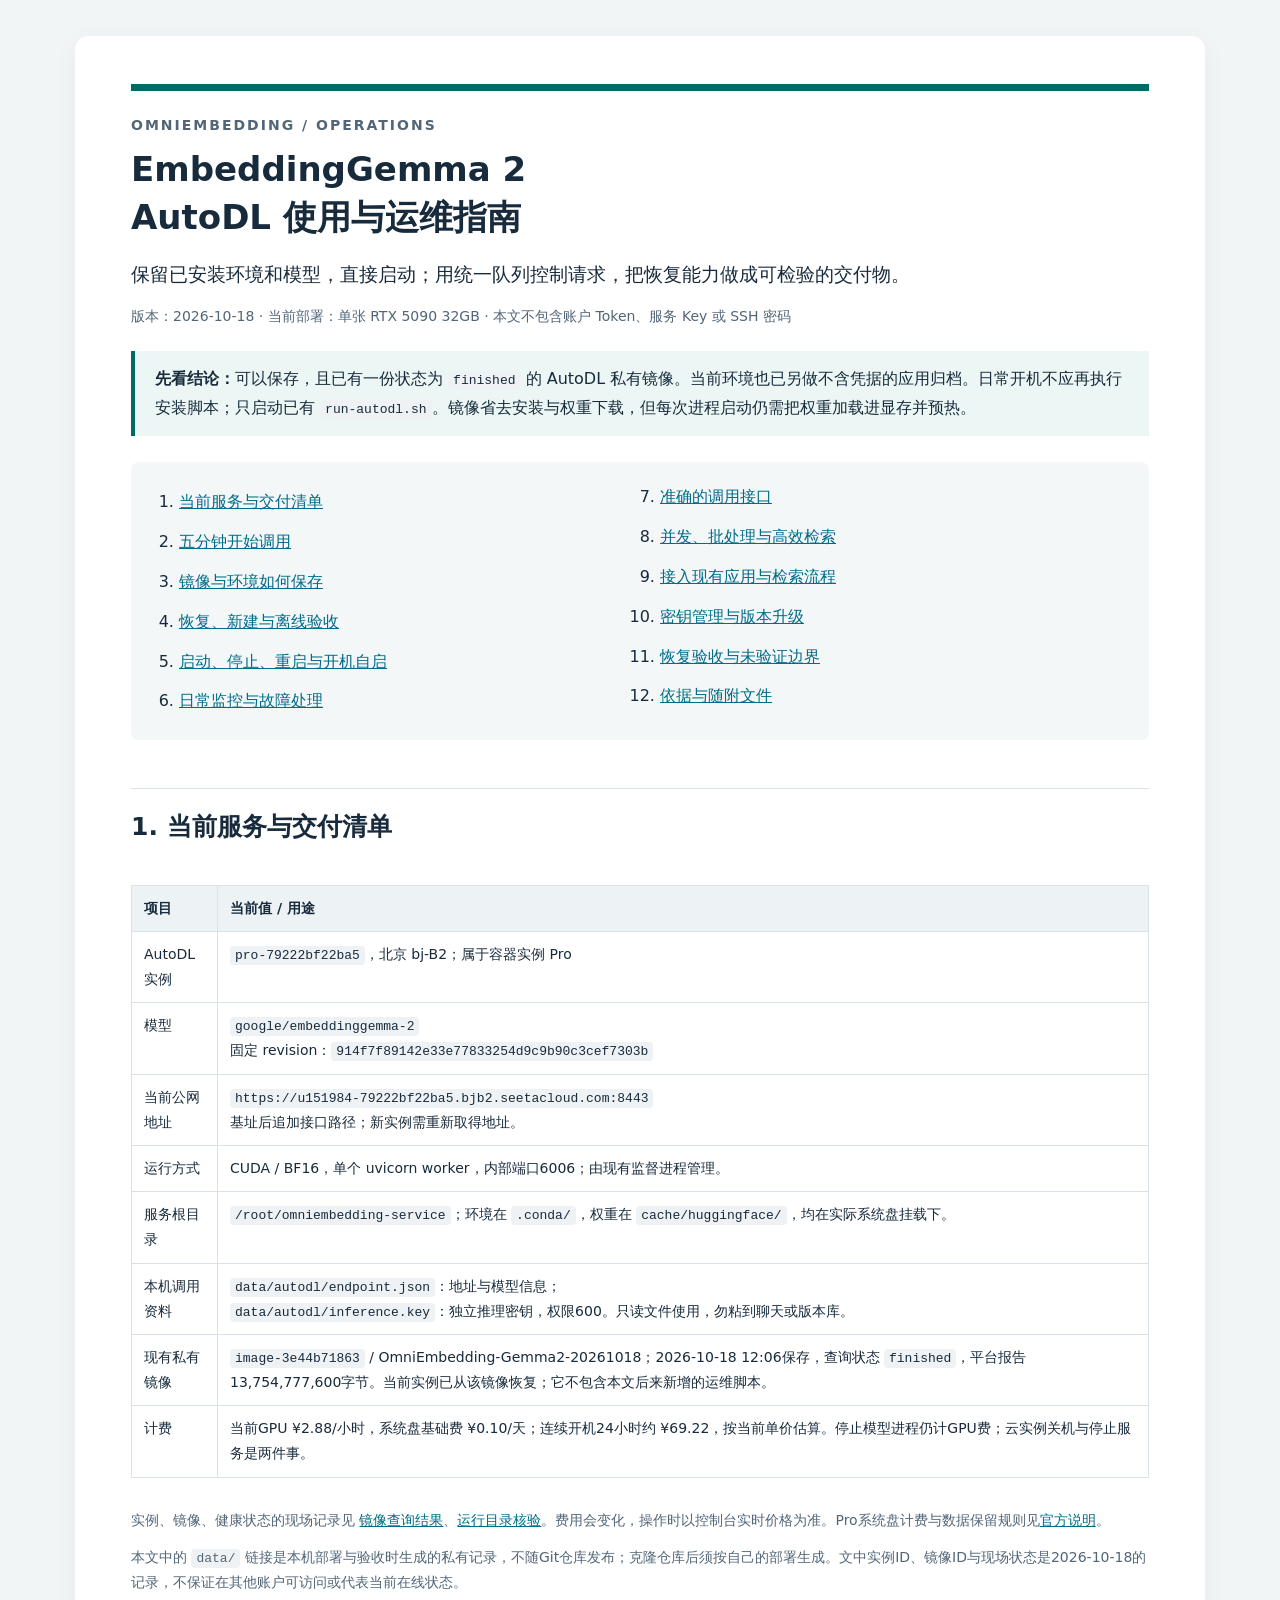
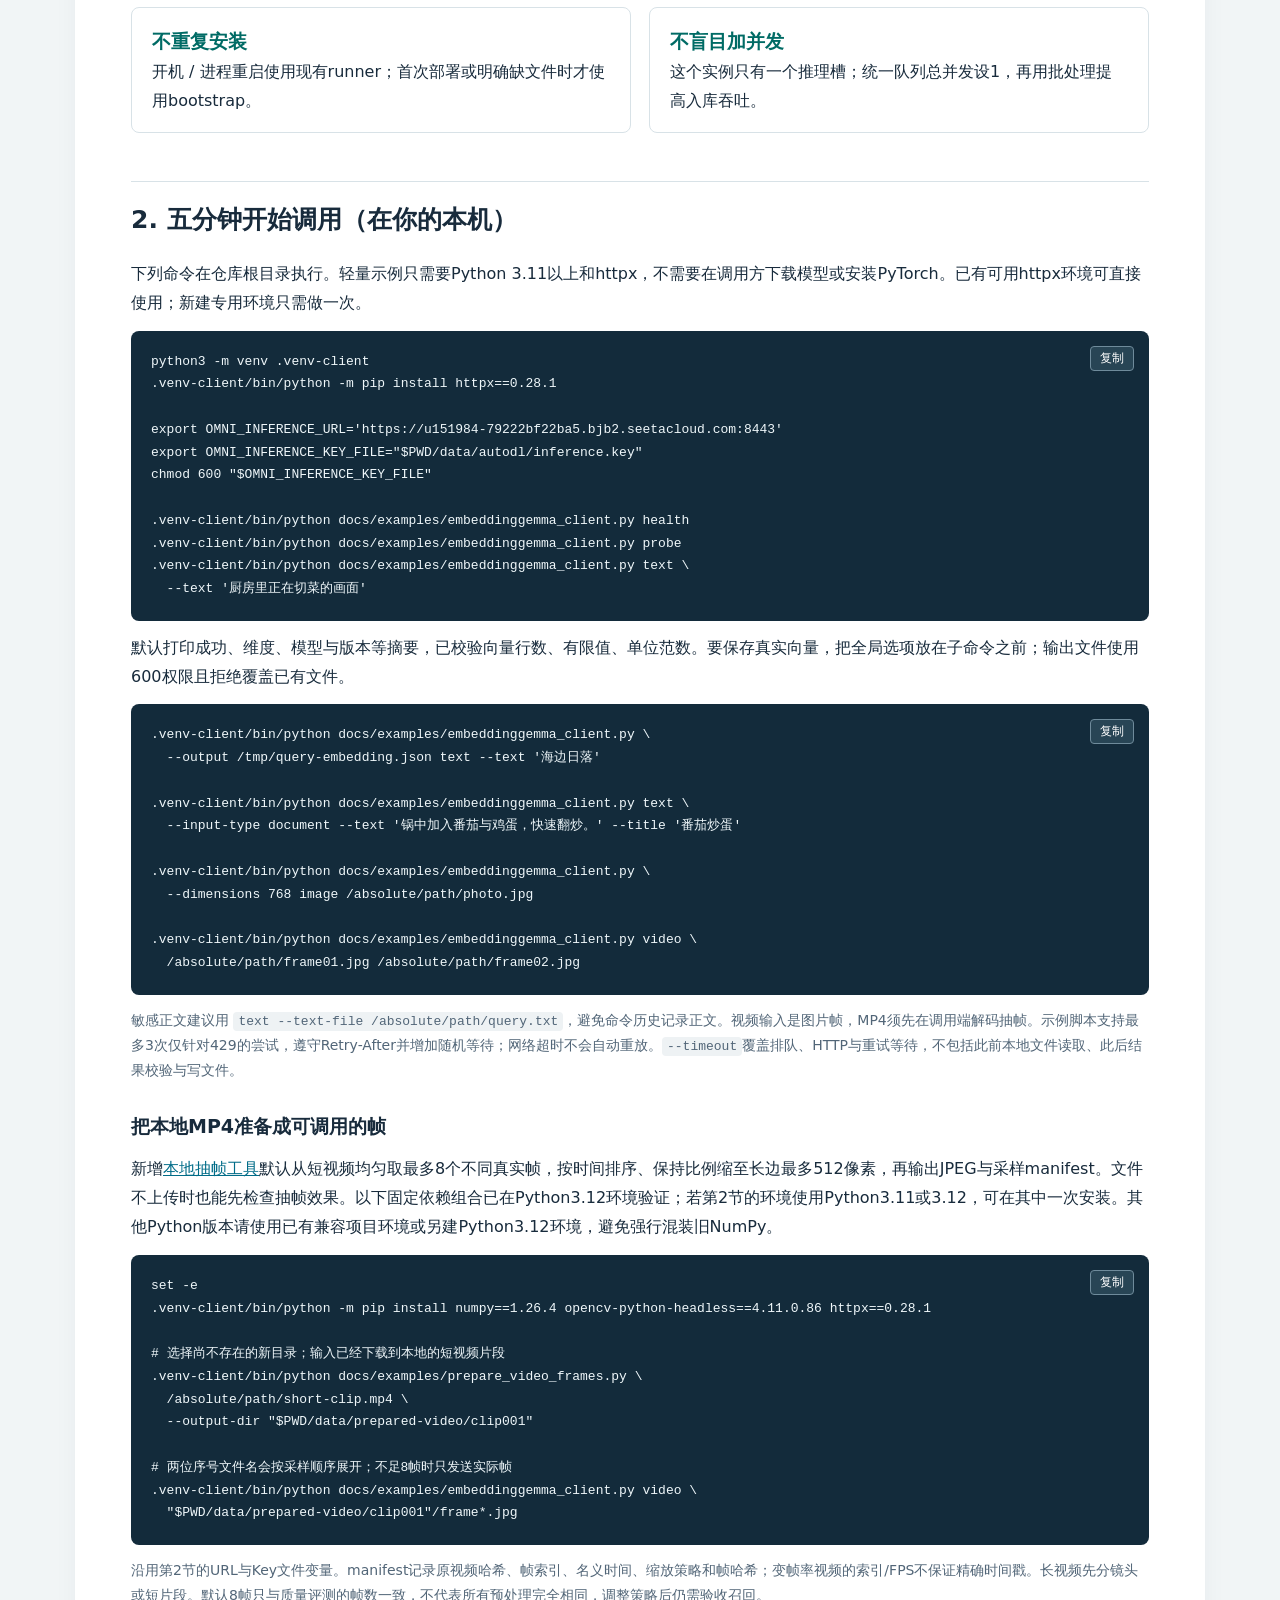
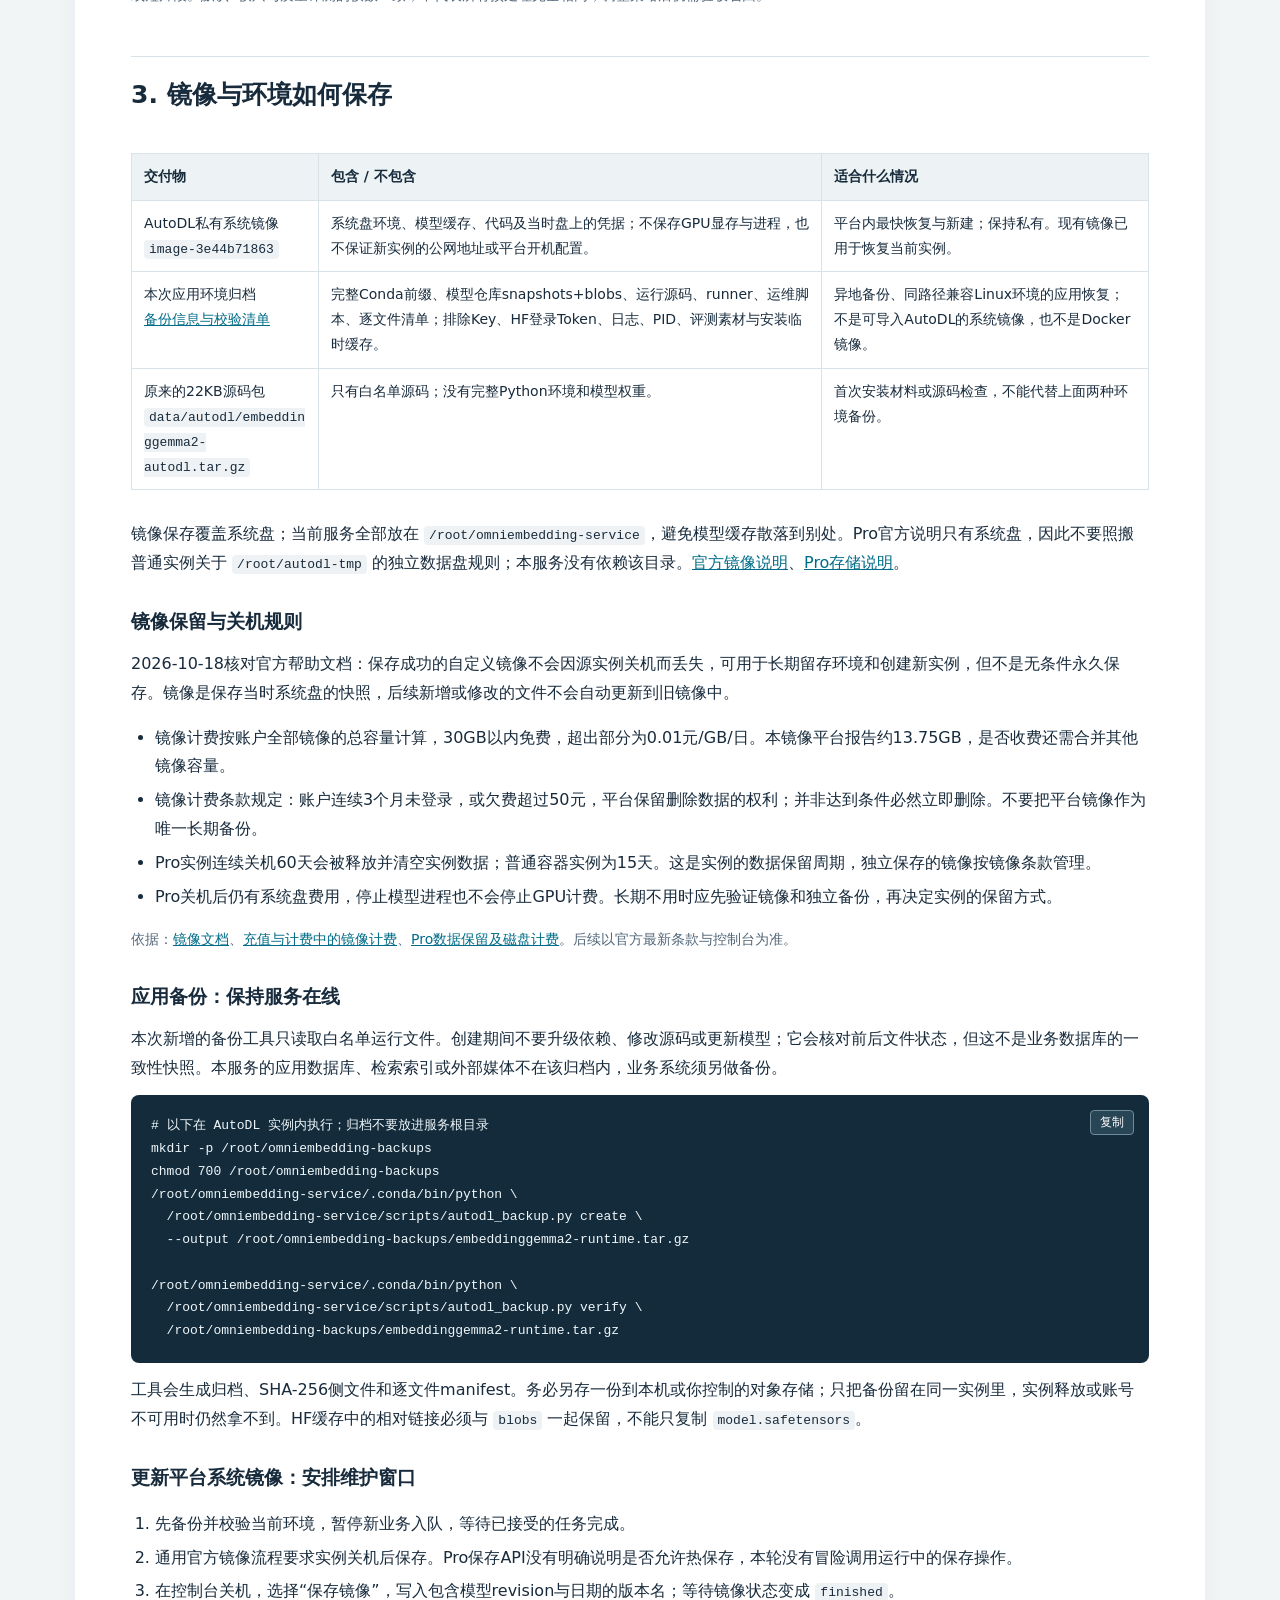
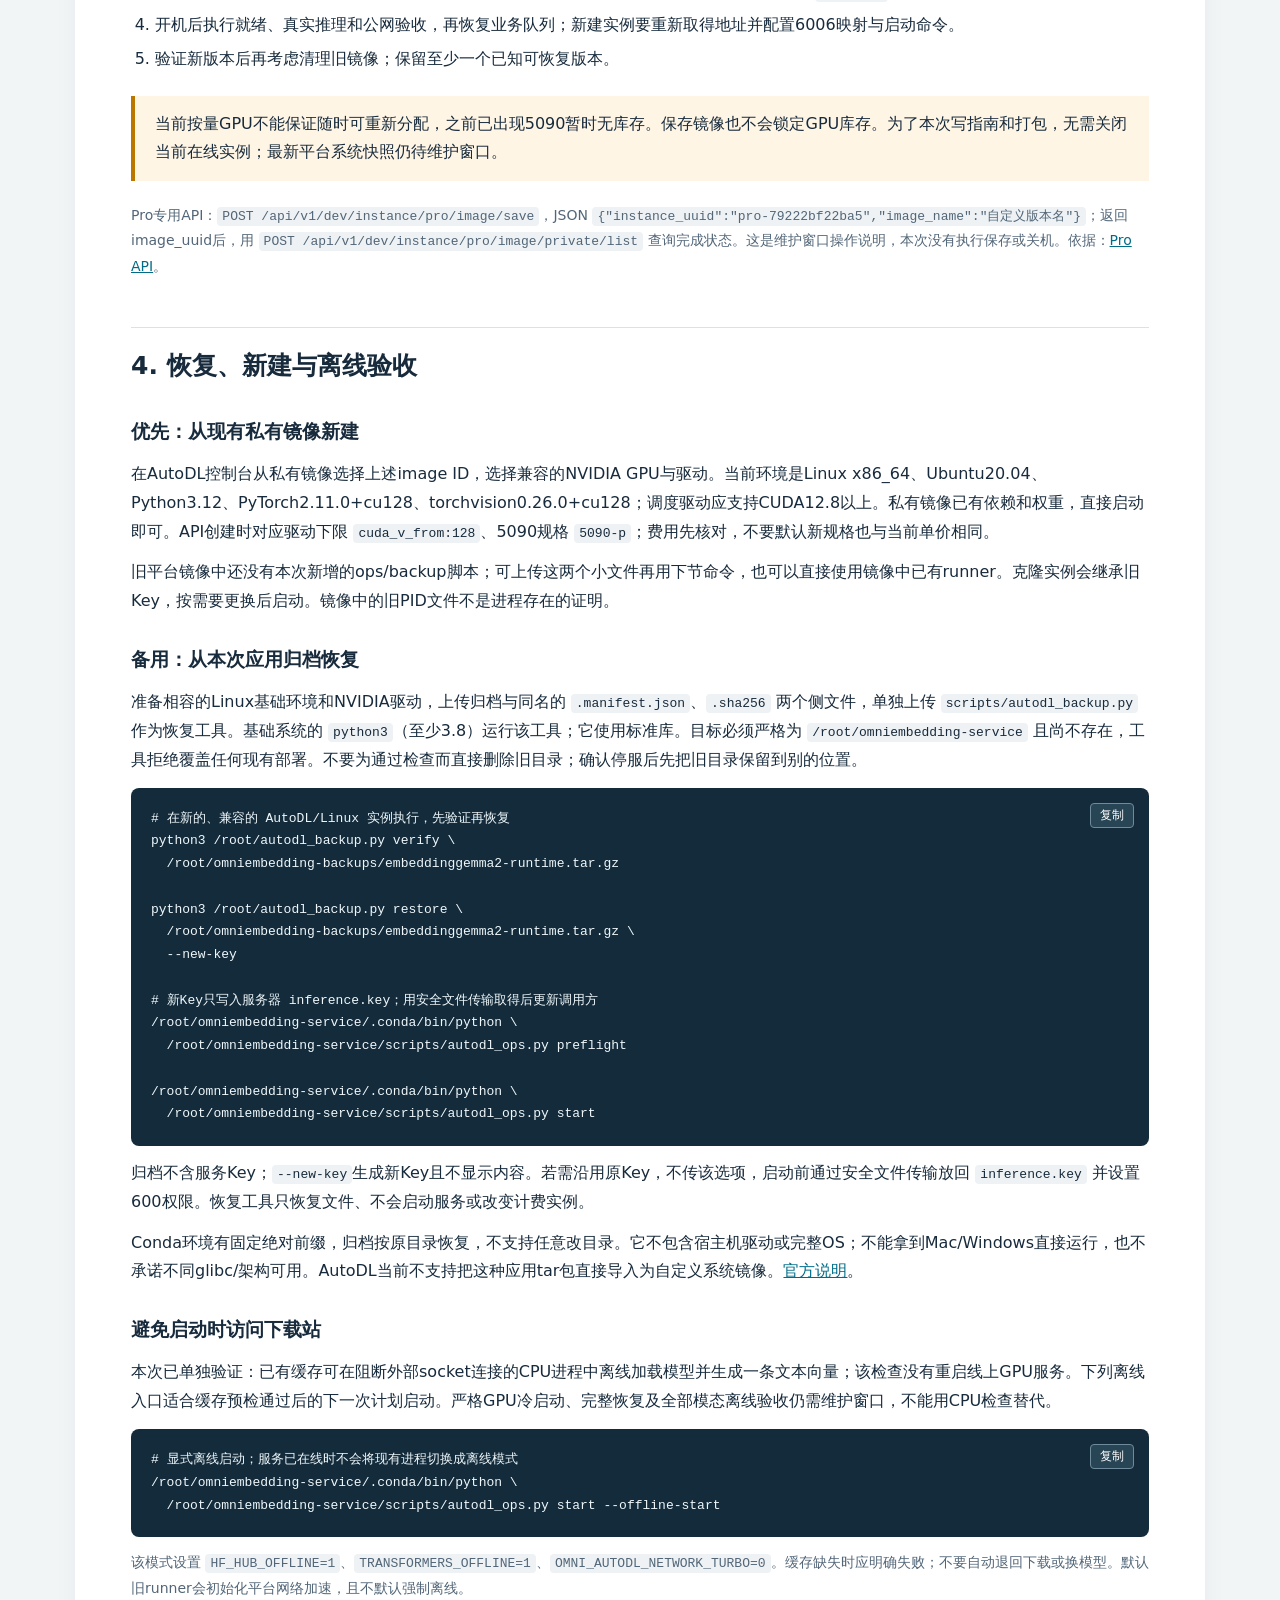
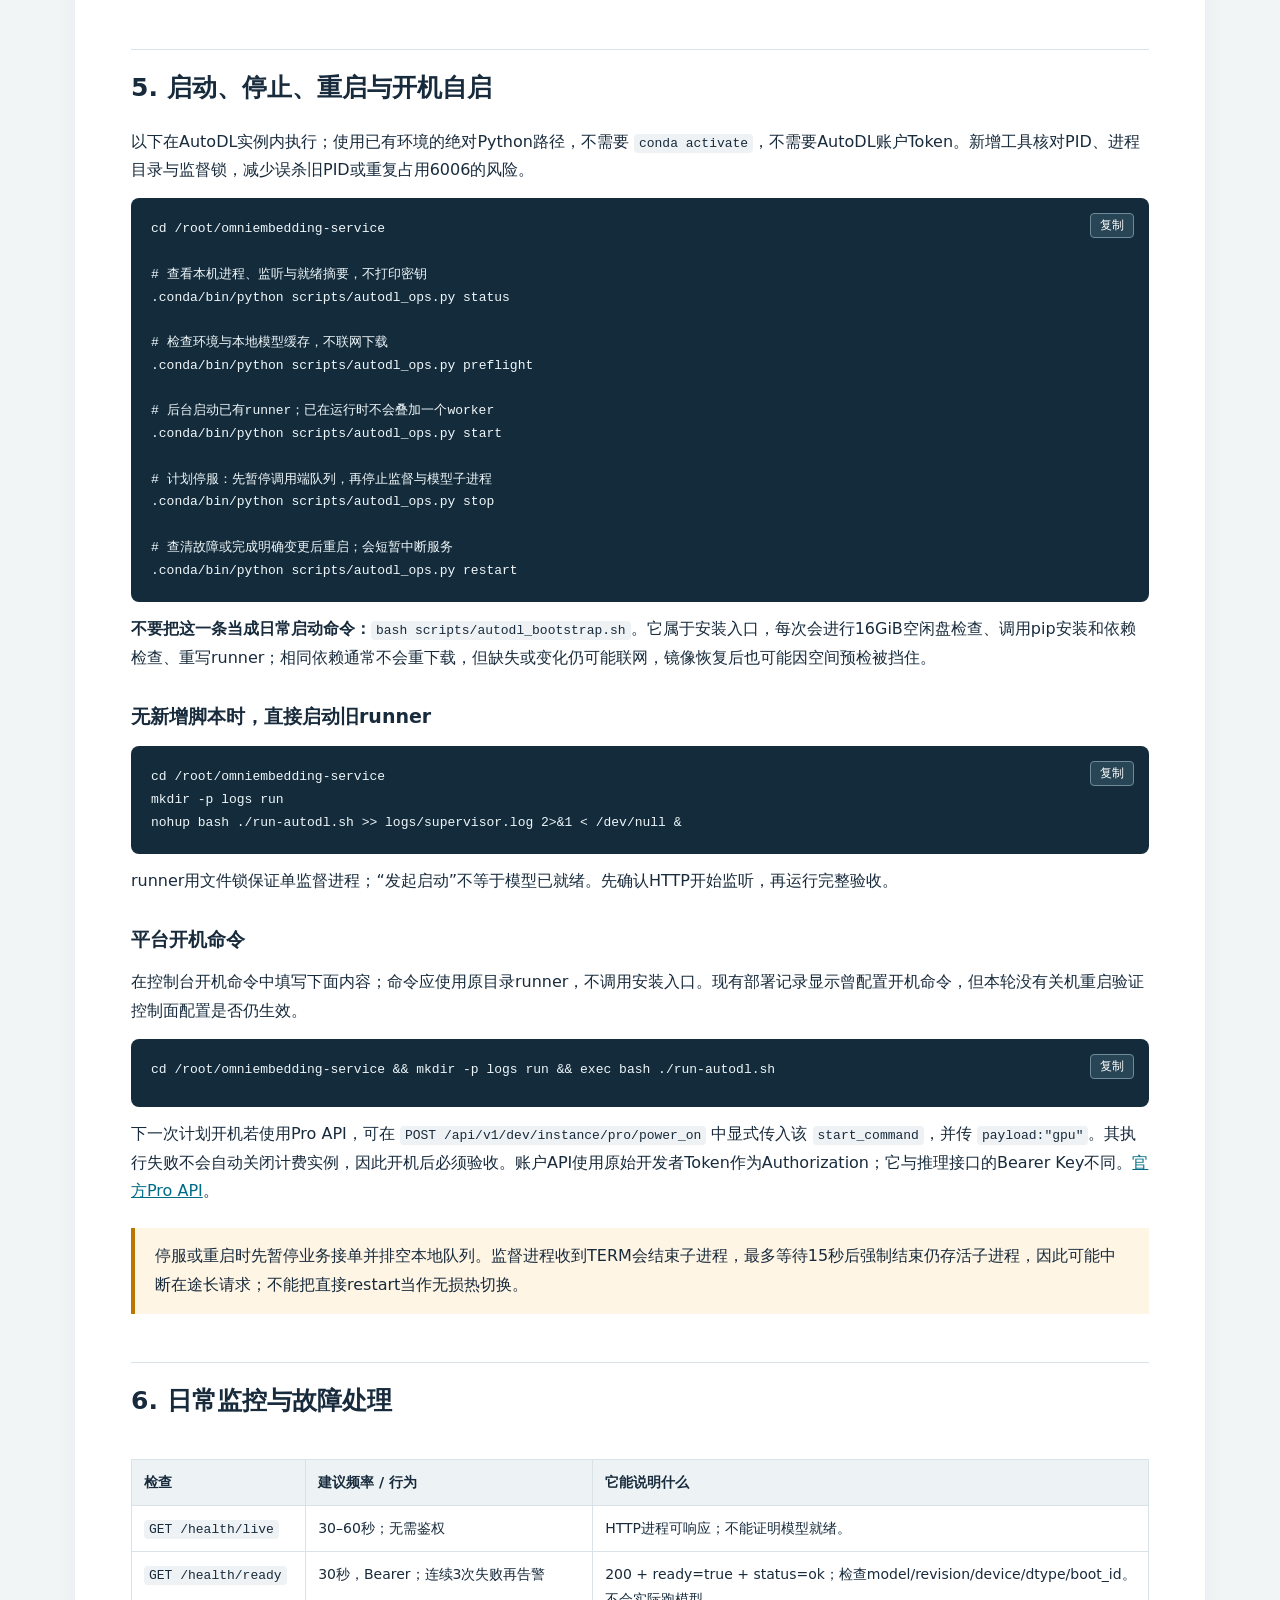
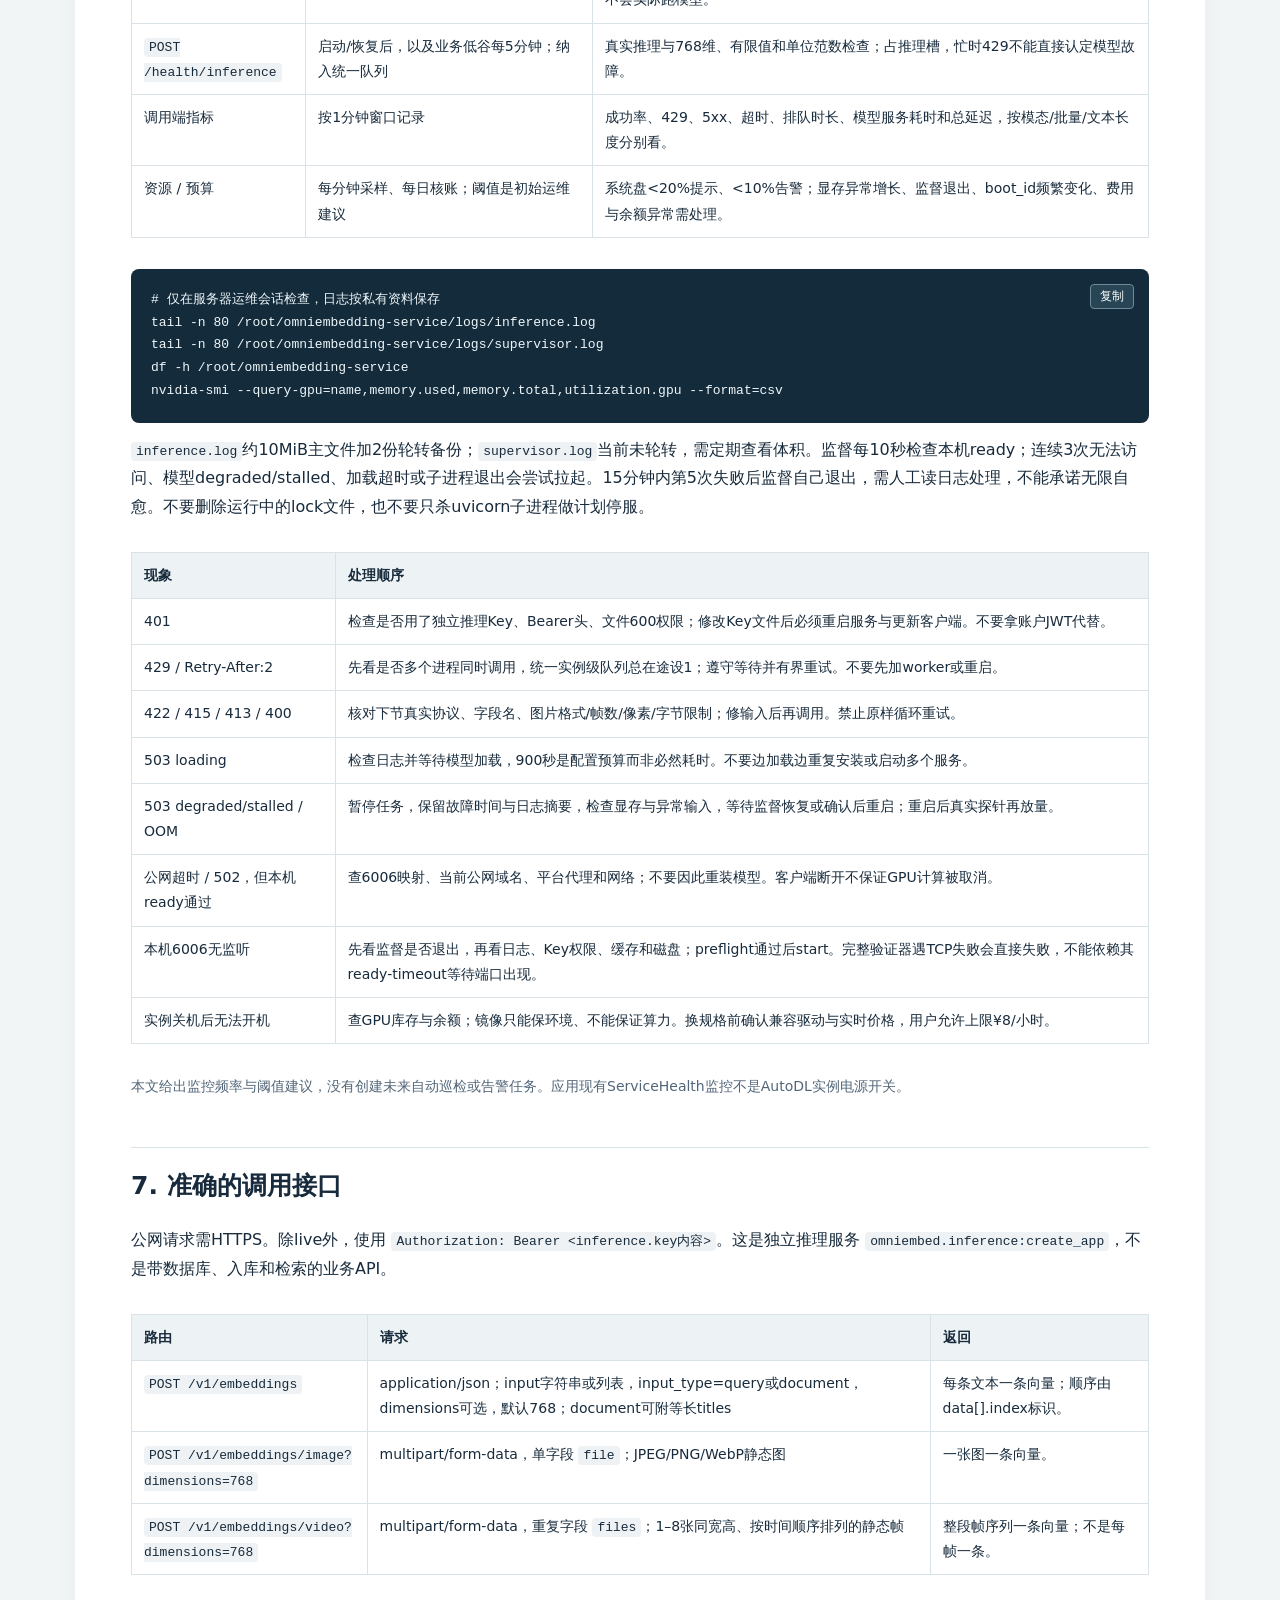
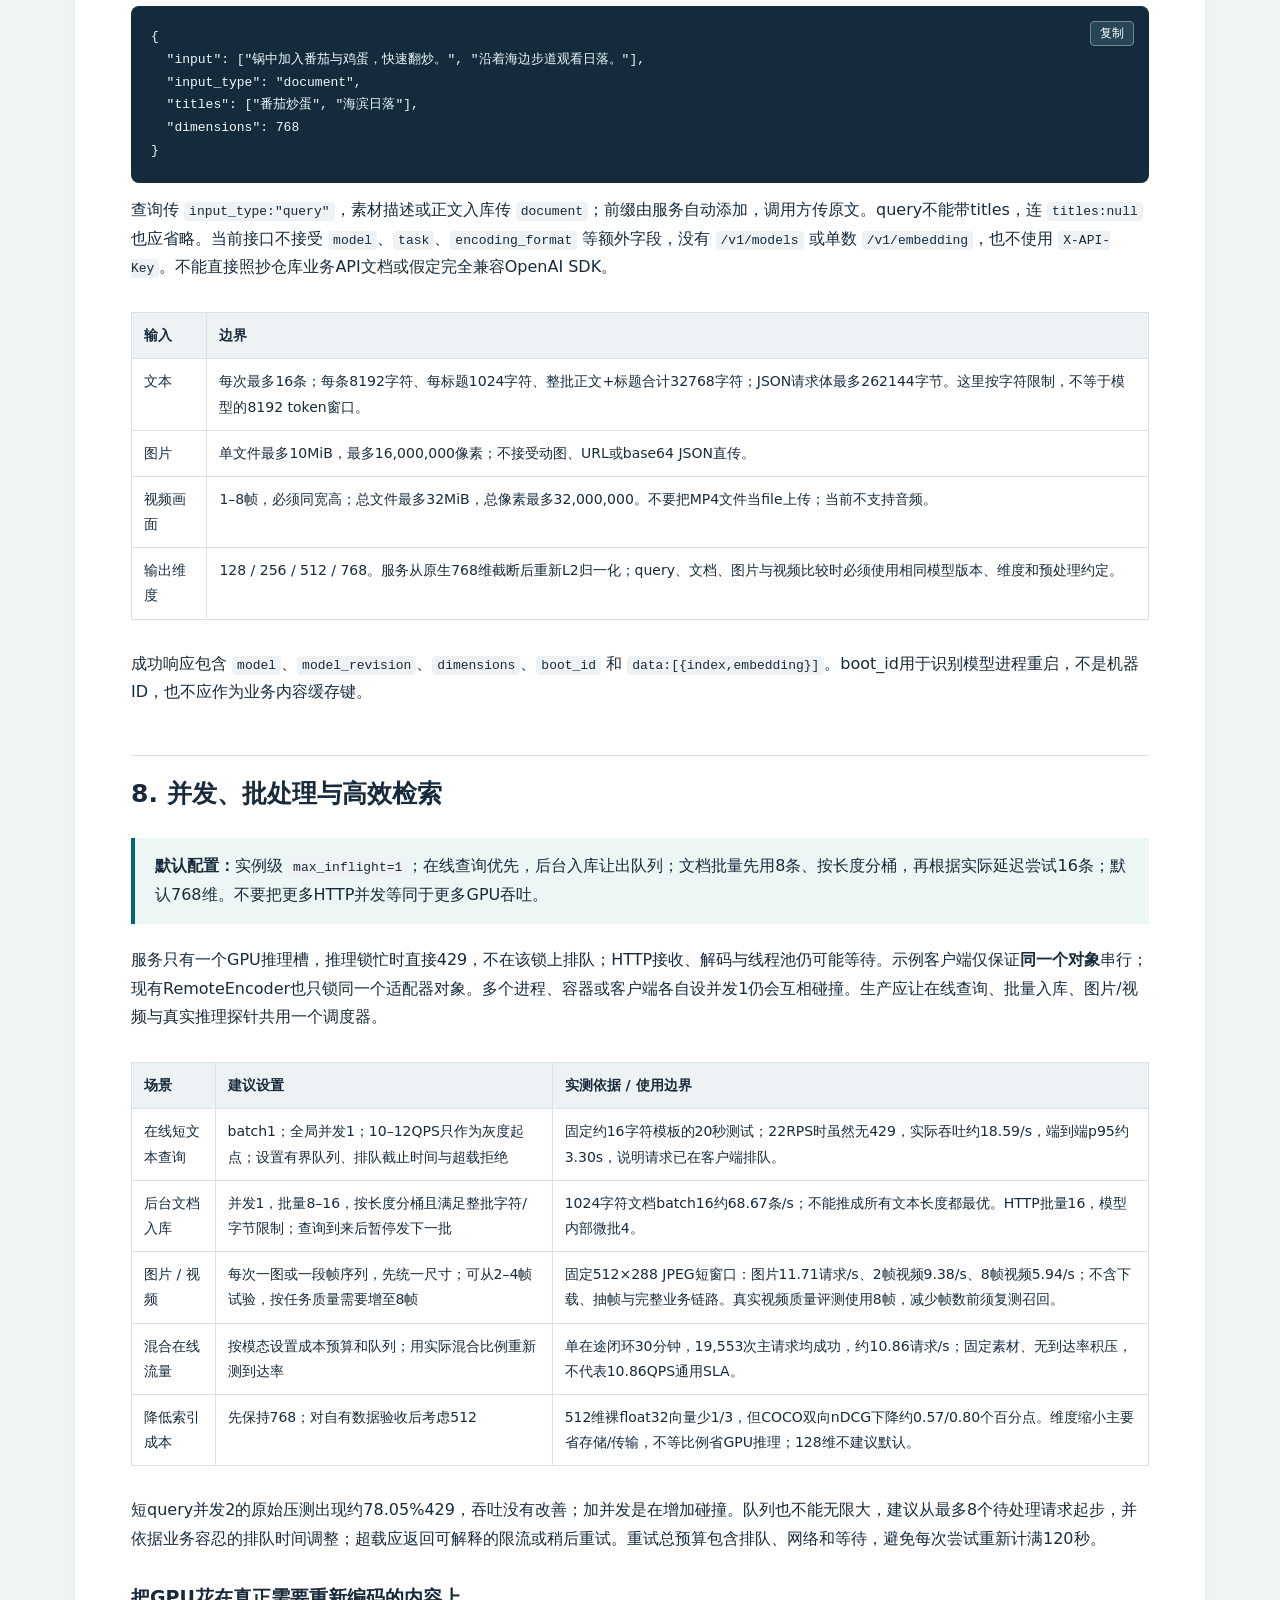
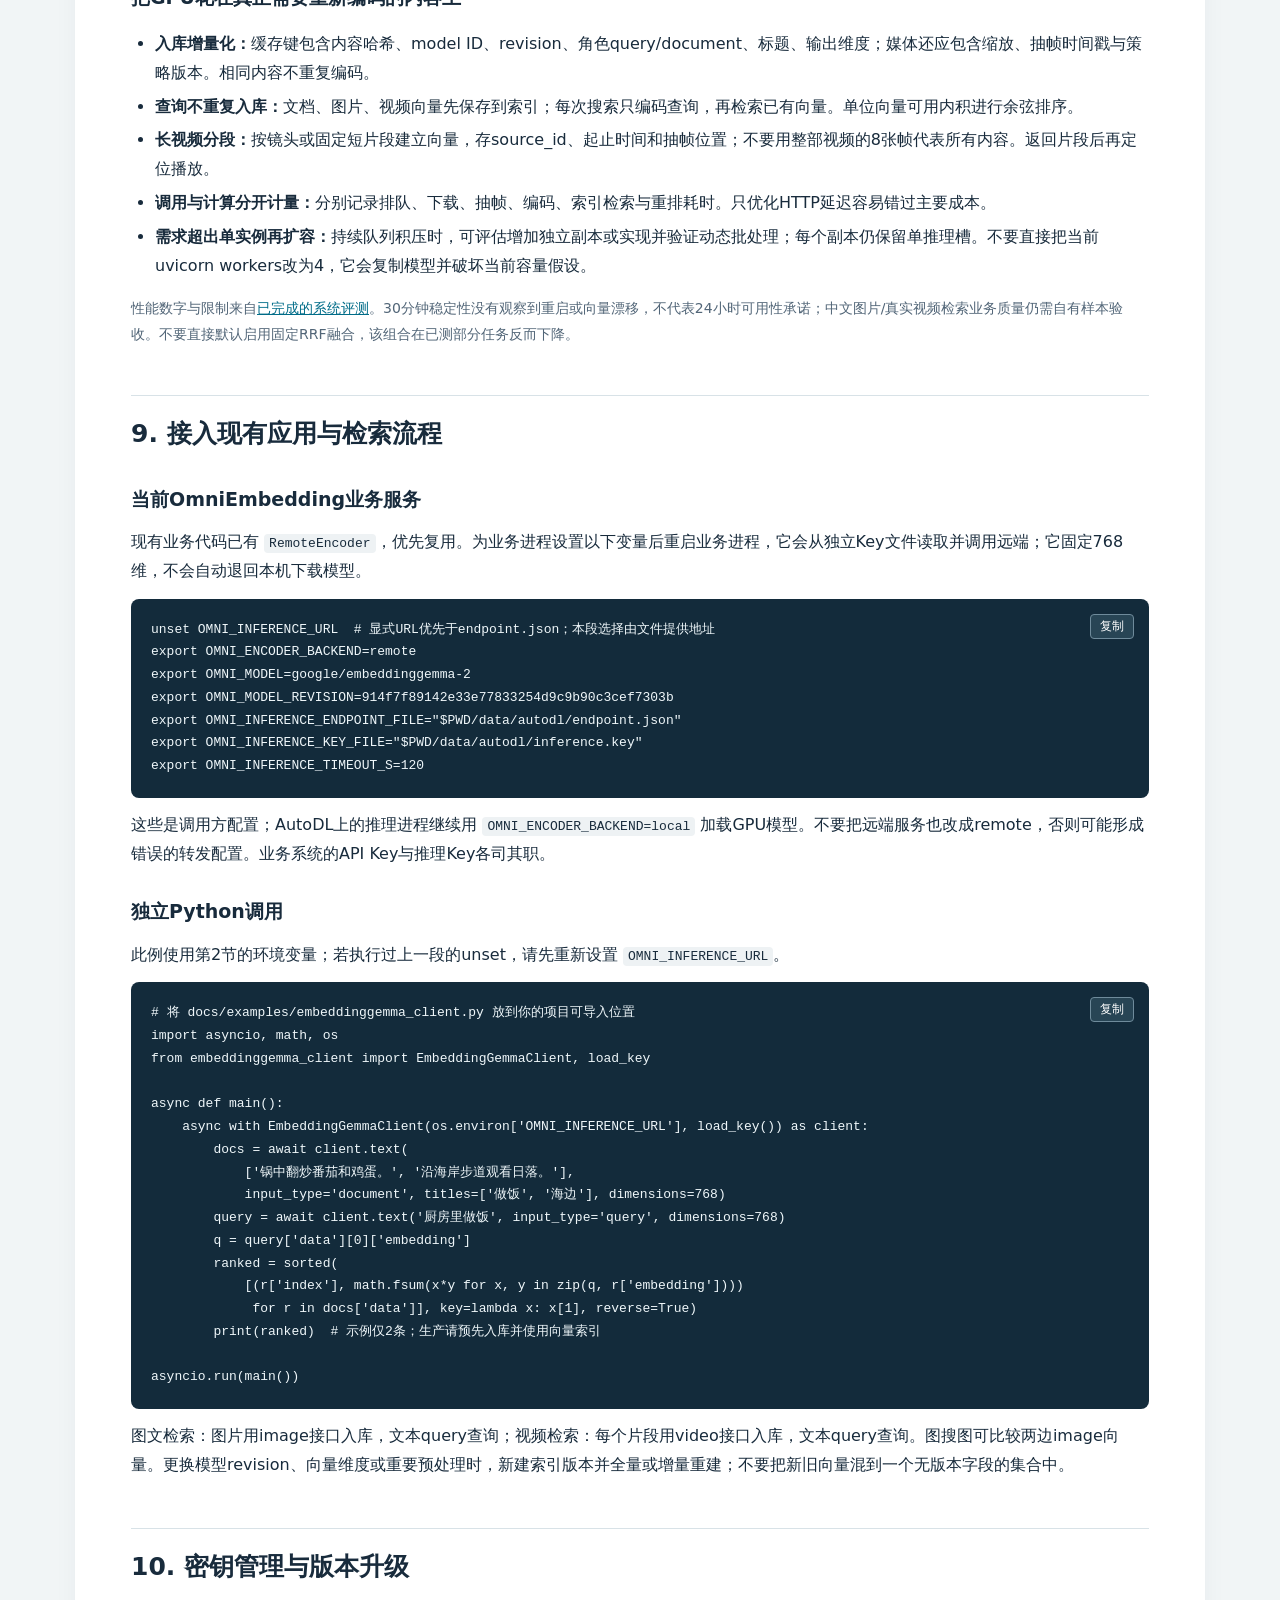
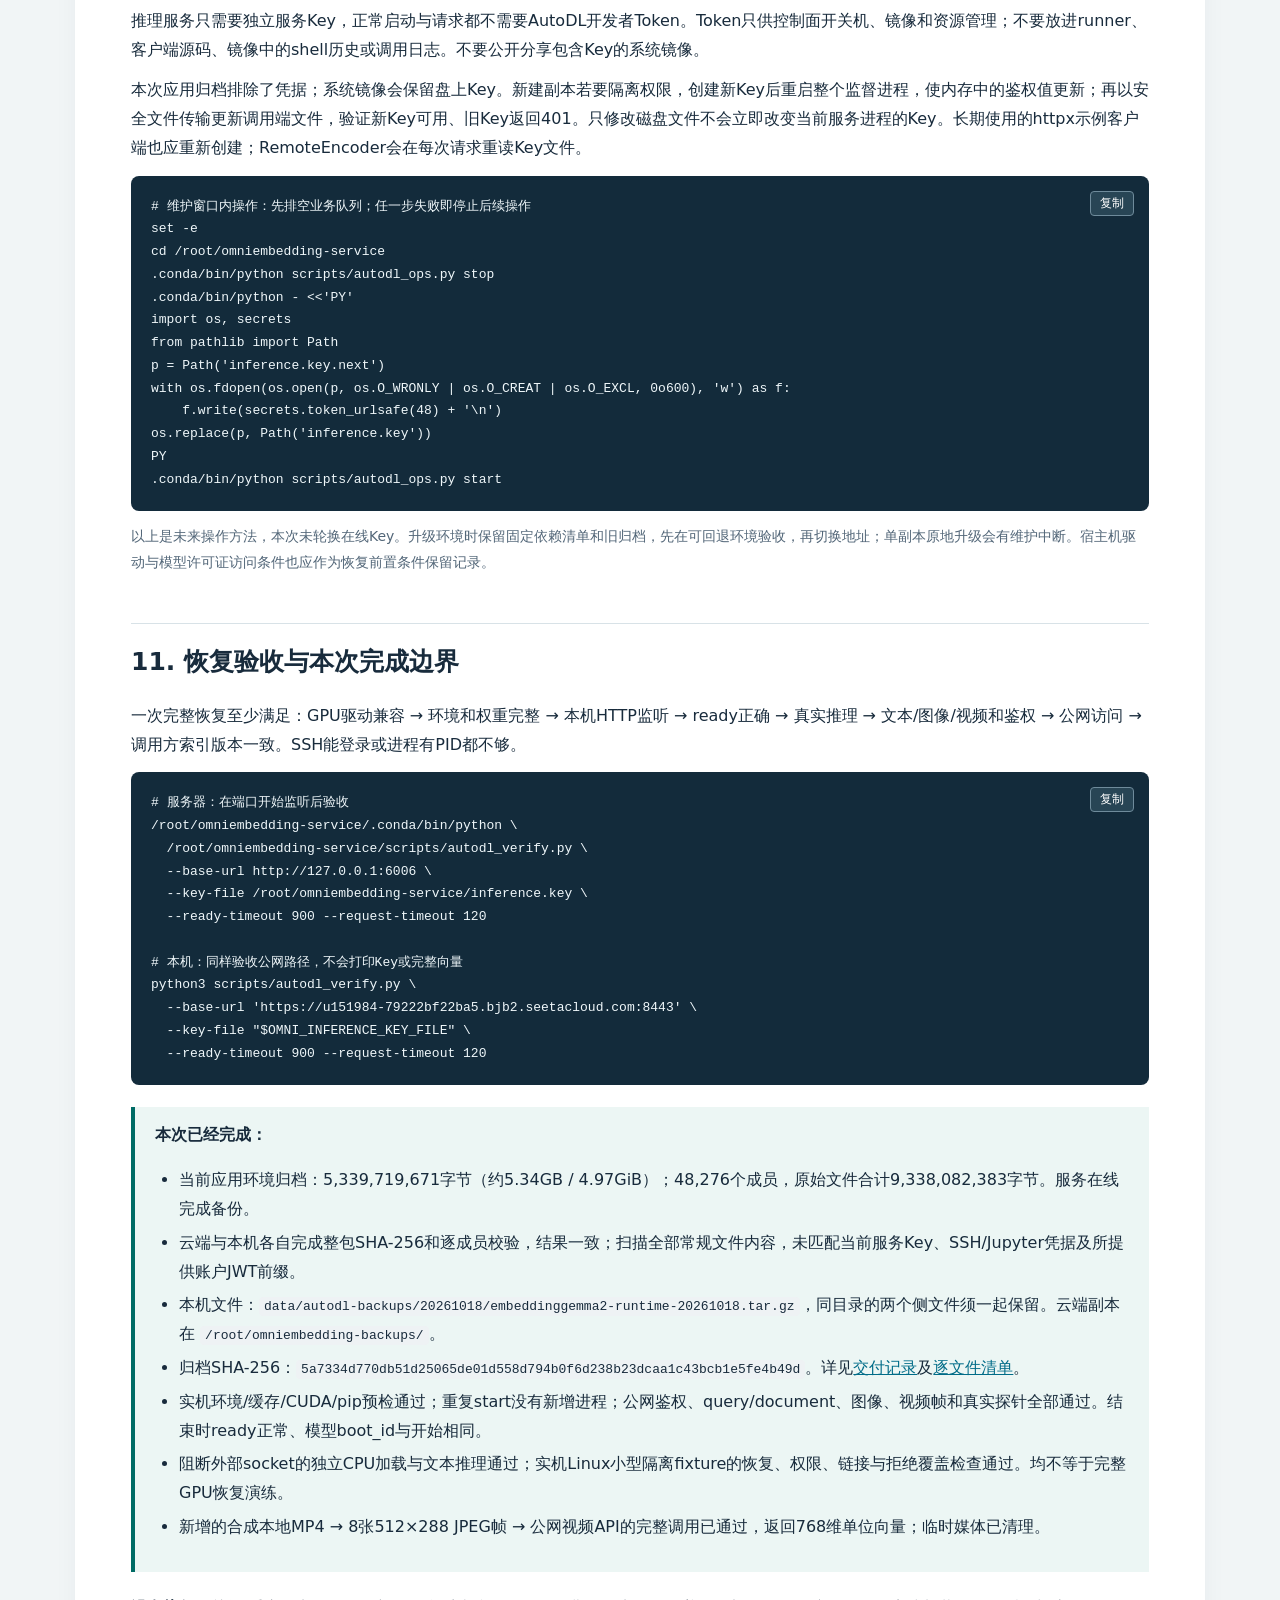
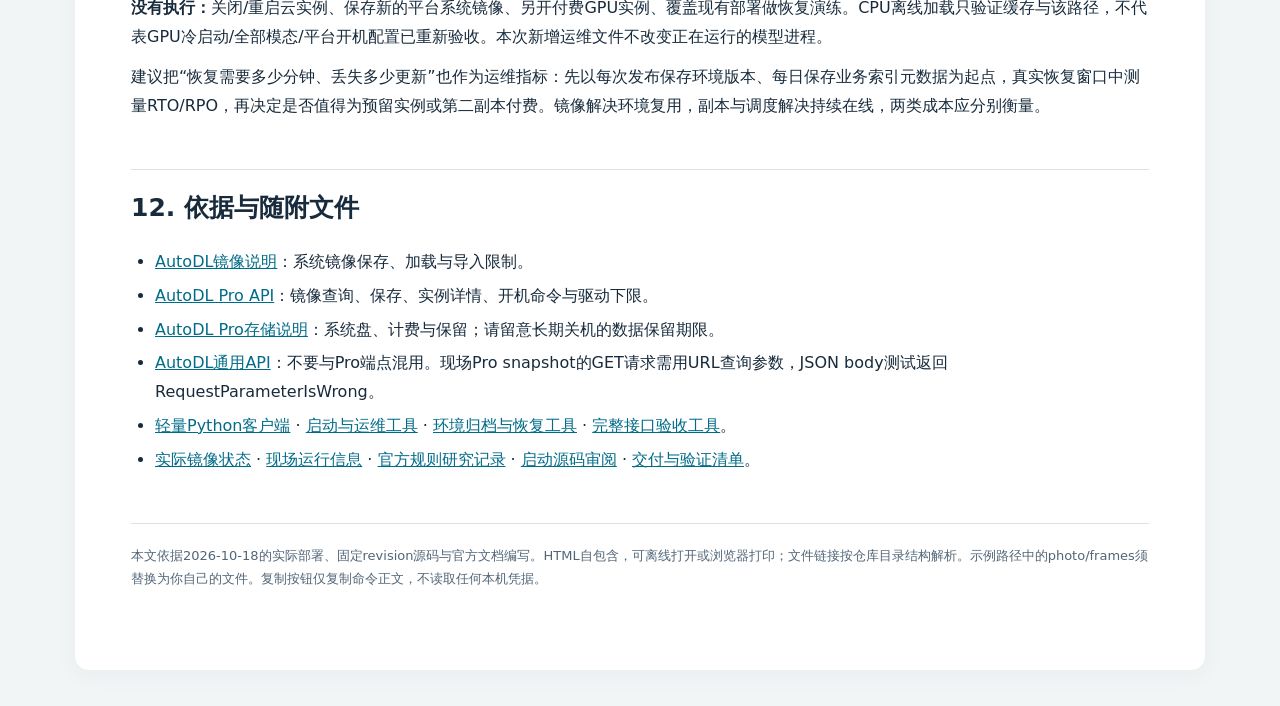
<file: docs/AUTODL_OPERATIONS.html>
<!doctype html>
<html lang="zh-CN">
<meta charset="utf-8">
<meta name="viewport" content="width=device-width,initial-scale=1">
<title>EmbeddingGemma 2 · AutoDL 使用与运维指南</title>
<style>
:root{--ink:#182b3c;--muted:#526678;--brand:#006b65;--paper:#fff;--bg:#f1f5f6;--line:#d8e2e7}
*{box-sizing:border-box}html{scroll-behavior:smooth}body{margin:0;background:var(--bg);color:var(--ink);font:16px/1.8 system-ui,-apple-system,"PingFang SC","Microsoft YaHei",sans-serif}main{max-width:1130px;margin:36px auto;background:var(--paper);padding:48px 56px 80px;border-radius:14px;box-shadow:0 4px 24px #182b3c0b}header{border-top:7px solid var(--brand);padding-top:22px}h1{font-size:34px;line-height:1.4;margin:8px 0 16px}h2{font-size:25px;margin:48px 0 18px;padding-top:15px;border-top:1px solid var(--line);scroll-margin-top:20px}h3{font-size:19px;margin:26px 0 10px}p{margin:12px 0}.eyebrow,.meta{color:var(--muted);font-size:14px}.eyebrow{letter-spacing:2px;font-weight:700}.lead{font-size:19px}.note{background:#ecf6f4;border-left:4px solid var(--brand);padding:14px 20px;margin:22px 0}.caution{background:#fff5e5;border-color:#ba7600}.grid{display:grid;grid-template-columns:1fr 1fr;gap:18px}.card{border:1px solid var(--line);border-radius:8px;padding:16px 20px}.card strong{display:block;color:var(--brand);font-size:19px}a{color:#006c88;overflow-wrap:anywhere}nav{background:#f3f7f8;padding:18px 24px;margin:26px 0;border-radius:8px}nav ol{columns:2;margin:0;padding-left:24px}nav li{padding:3px 0;break-inside:avoid}table{width:100%;border-collapse:collapse;font-size:14px;margin:18px 0;table-layout:auto}th,td{border:1px solid var(--line);padding:10px 12px;text-align:left;vertical-align:top;overflow-wrap:anywhere}th{background:#edf3f5}code{background:#eef2f4;padding:2px 5px;border-radius:4px;overflow-wrap:anywhere;font:13px/1.6 ui-monospace,SFMono-Regular,Consolas,monospace}pre{position:relative;background:#132b3b;color:#eff7fa;border-radius:8px;padding:20px;overflow:auto;white-space:pre;font:13px/1.75 ui-monospace,SFMono-Regular,Consolas,monospace}pre code{background:none;color:inherit;padding:0;overflow-wrap:normal}.copy{float:right;border:1px solid #6f8b9b;background:#284555;color:#fff;border-radius:4px;font:12px system-ui;padding:3px 9px;cursor:pointer;margin:-5px -5px 8px 12px}.small{font-size:14px;color:var(--muted)}.path{word-break:break-all}ul,ol{padding-left:24px}li{margin:5px 0}footer{margin-top:48px;border-top:1px solid var(--line);padding-top:20px;color:var(--muted);font-size:13px}.pill{display:inline-block;padding:2px 10px;border-radius:20px;background:#e4f3ef;color:#006b65;font-weight:650;font-size:13px}.table-wrap{overflow:auto}@media(max-width:760px){main{margin:0;padding:24px 18px;border-radius:0}h1{font-size:28px}.grid{grid-template-columns:1fr}nav ol{columns:1}table{min-width:580px}.table-wrap{overflow:auto}}@media print{body{background:white}main{padding:0;box-shadow:none;max-width:none;margin:0}nav,.copy{display:none}h2{break-after:avoid}pre{white-space:pre-wrap;overflow-wrap:anywhere;background:#f4f5f6;color:#182b3c;break-inside:avoid}a{color:inherit}table{font-size:11px}h1{font-size:27px}.grid{display:block}.card{margin:10px 0}footer{font-size:10px}}
</style>
<main>
<header>
<div class="eyebrow">OMNIEMBEDDING / OPERATIONS</div>
<h1>EmbeddingGemma 2<br>AutoDL 使用与运维指南</h1>
<p class="lead">保留已安装环境和模型，直接启动；用统一队列控制请求，把恢复能力做成可检验的交付物。</p>
<p class="meta">版本：2026-10-18 · 当前部署：单张 RTX 5090 32GB · 本文不包含账户 Token、服务 Key 或 SSH 密码</p>
</header>
<div class="note"><strong>先看结论：</strong>可以保存，且已有一份状态为 <code>finished</code> 的 AutoDL 私有镜像。当前环境也已另做不含凭据的应用归档。日常开机不应再执行安装脚本；只启动已有 <code>run-autodl.sh</code>。镜像省去安装与权重下载，但每次进程启动仍需把权重加载进显存并预热。</div>
<nav aria-label="指南目录"><ol>
<li><a href="#inventory">当前服务与交付清单</a></li><li><a href="#quickstart">五分钟开始调用</a></li>
<li><a href="#save">镜像与环境如何保存</a></li><li><a href="#restore">恢复、新建与离线验收</a></li>
<li><a href="#lifecycle">启动、停止、重启与开机自启</a></li><li><a href="#monitor">日常监控与故障处理</a></li>
<li><a href="#api">准确的调用接口</a></li><li><a href="#efficiency">并发、批处理与高效检索</a></li>
<li><a href="#integration">接入现有应用与检索流程</a></li><li><a href="#keys">密钥管理与版本升级</a></li>
<li><a href="#acceptance">恢复验收与未验证边界</a></li><li><a href="#sources">依据与随附文件</a></li>
</ol></nav>

<h2 id="inventory">1. 当前服务与交付清单</h2>
<div class="table-wrap"><table><tr><th>项目</th><th>当前值 / 用途</th></tr>
<tr><td>AutoDL 实例</td><td><code>pro-79222bf22ba5</code>，北京 bj-B2；属于容器实例 Pro</td></tr>
<tr><td>模型</td><td><code>google/embeddinggemma-2</code><br>固定 revision：<code>914f7f89142e33e77833254d9c9b90c3cef7303b</code></td></tr>
<tr><td>当前公网地址</td><td><code>https://u151984-79222bf22ba5.bjb2.seetacloud.com:8443</code><br>基址后追加接口路径；新实例需重新取得地址。</td></tr>
<tr><td>运行方式</td><td>CUDA / BF16，单个 uvicorn worker，内部端口6006；由现有监督进程管理。</td></tr>
<tr><td>服务根目录</td><td><code>/root/omniembedding-service</code>；环境在 <code>.conda/</code>，权重在 <code>cache/huggingface/</code>，均在实际系统盘挂载下。</td></tr>
<tr><td>本机调用资料</td><td><code>data/autodl/endpoint.json</code>：地址与模型信息；<br><code>data/autodl/inference.key</code>：独立推理密钥，权限600。只读文件使用，勿粘到聊天或版本库。</td></tr>
<tr><td>现有私有镜像</td><td><code>image-3e44b71863</code> / OmniEmbedding-Gemma2-20261018；2026-10-18 12:06保存，查询状态 <code>finished</code>，平台报告13,754,777,600字节。当前实例已从该镜像恢复；它不包含本文后来新增的运维脚本。</td></tr>
<tr><td>计费</td><td>当前GPU ¥2.88/小时，系统盘基础费 ¥0.10/天；连续开机24小时约 ¥69.22，按当前单价估算。停止模型进程仍计GPU费；云实例关机与停止服务是两件事。</td></tr>
</table></div>
<p class="small">实例、镜像、健康状态的现场记录见 <a href="../data/autodl-guide/platform-images.json">镜像查询结果</a>、<a href="../data/autodl-guide/live-inventory.json">运行目录核验</a>。费用会变化，操作时以控制台实时价格为准。Pro系统盘计费与数据保留规则见<a href="https://www.autodl.com/docs/instance_pro_data/">官方说明</a>。</p>
<p class="small">本文中的 <code>data/</code> 链接是本机部署与验收时生成的私有记录，不随Git仓库发布；克隆仓库后须按自己的部署生成。文中实例ID、镜像ID与现场状态是2026-10-18的记录，不保证在其他账户可访问或代表当前在线状态。</p>
<div class="grid"><div class="card"><strong>不重复安装</strong>开机 / 进程重启使用现有runner；首次部署或明确缺文件时才使用bootstrap。</div><div class="card"><strong>不盲目加并发</strong>这个实例只有一个推理槽；统一队列总并发设1，再用批处理提高入库吞吐。</div></div>

<h2 id="quickstart">2. 五分钟开始调用（在你的本机）</h2>
<p>下列命令在仓库根目录执行。轻量示例只需要Python 3.11以上和httpx，不需要在调用方下载模型或安装PyTorch。已有可用httpx环境可直接使用；新建专用环境只需做一次。</p>
<pre><code>python3 -m venv .venv-client
.venv-client/bin/python -m pip install httpx==0.28.1

export OMNI_INFERENCE_URL='https://u151984-79222bf22ba5.bjb2.seetacloud.com:8443'
export OMNI_INFERENCE_KEY_FILE="$PWD/data/autodl/inference.key"
chmod 600 "$OMNI_INFERENCE_KEY_FILE"

.venv-client/bin/python docs/examples/embeddinggemma_client.py health
.venv-client/bin/python docs/examples/embeddinggemma_client.py probe
.venv-client/bin/python docs/examples/embeddinggemma_client.py text \
  --text '厨房里正在切菜的画面'</code></pre>
<p>默认打印成功、维度、模型与版本等摘要，已校验向量行数、有限值、单位范数。要保存真实向量，把全局选项放在子命令之前；输出文件使用600权限且拒绝覆盖已有文件。</p>
<pre><code>.venv-client/bin/python docs/examples/embeddinggemma_client.py \
  --output /tmp/query-embedding.json text --text '海边日落'

.venv-client/bin/python docs/examples/embeddinggemma_client.py text \
  --input-type document --text '锅中加入番茄与鸡蛋，快速翻炒。' --title '番茄炒蛋'

.venv-client/bin/python docs/examples/embeddinggemma_client.py \
  --dimensions 768 image /absolute/path/photo.jpg

.venv-client/bin/python docs/examples/embeddinggemma_client.py video \
  /absolute/path/frame01.jpg /absolute/path/frame02.jpg</code></pre>
<p class="small">敏感正文建议用 <code>text --text-file /absolute/path/query.txt</code>，避免命令历史记录正文。视频输入是图片帧，MP4须先在调用端解码抽帧。示例脚本支持最多3次仅针对429的尝试，遵守Retry-After并增加随机等待；网络超时不会自动重放。<code>--timeout</code>覆盖排队、HTTP与重试等待，不包括此前本地文件读取、此后结果校验与写文件。</p>

<h3>把本地MP4准备成可调用的帧</h3>
<p>新增<a href="examples/prepare_video_frames.py">本地抽帧工具</a>默认从短视频均匀取最多8个不同真实帧，按时间排序、保持比例缩至长边最多512像素，再输出JPEG与采样manifest。文件不上传时也能先检查抽帧效果。以下固定依赖组合已在Python3.12环境验证；若第2节的环境使用Python3.11或3.12，可在其中一次安装。其他Python版本请使用已有兼容项目环境或另建Python3.12环境，避免强行混装旧NumPy。</p>
<pre><code>set -e
.venv-client/bin/python -m pip install numpy==1.26.4 opencv-python-headless==4.11.0.86 httpx==0.28.1

# 选择尚不存在的新目录；输入已经下载到本地的短视频片段
.venv-client/bin/python docs/examples/prepare_video_frames.py \
  /absolute/path/short-clip.mp4 \
  --output-dir "$PWD/data/prepared-video/clip001"

# 两位序号文件名会按采样顺序展开；不足8帧时只发送实际帧
.venv-client/bin/python docs/examples/embeddinggemma_client.py video \
  "$PWD/data/prepared-video/clip001"/frame*.jpg</code></pre>
<p class="small">沿用第2节的URL与Key文件变量。manifest记录原视频哈希、帧索引、名义时间、缩放策略和帧哈希；变帧率视频的索引/FPS不保证精确时间戳。长视频先分镜头或短片段。默认8帧只与质量评测的帧数一致，不代表所有预处理完全相同，调整策略后仍需验收召回。</p>

<h2 id="save">3. 镜像与环境如何保存</h2>
<div class="table-wrap"><table><tr><th>交付物</th><th>包含 / 不包含</th><th>适合什么情况</th></tr>
<tr><td>AutoDL私有系统镜像<br><code>image-3e44b71863</code></td><td>系统盘环境、模型缓存、代码及当时盘上的凭据；不保存GPU显存与进程，也不保证新实例的公网地址或平台开机配置。</td><td>平台内最快恢复与新建；保持私有。现有镜像已用于恢复当前实例。</td></tr>
<tr><td>本次应用环境归档<br><a id="archive-link" href="../data/autodl-guide/DELIVERY.json">备份信息与校验清单</a></td><td>完整Conda前缀、模型仓库snapshots+blobs、运行源码、runner、运维脚本、逐文件清单；排除Key、HF登录Token、日志、PID、评测素材与安装临时缓存。</td><td>异地备份、同路径兼容Linux环境的应用恢复；不是可导入AutoDL的系统镜像，也不是Docker镜像。</td></tr>
<tr><td>原来的22KB源码包<br><code>data/autodl/embeddinggemma2-autodl.tar.gz</code></td><td>只有白名单源码；没有完整Python环境和模型权重。</td><td>首次安装材料或源码检查，不能代替上面两种环境备份。</td></tr>
</table></div>
<p>镜像保存覆盖系统盘；当前服务全部放在 <code>/root/omniembedding-service</code>，避免模型缓存散落到别处。Pro官方说明只有系统盘，因此不要照搬普通实例关于 <code>/root/autodl-tmp</code> 的独立数据盘规则；本服务没有依赖该目录。<a href="https://www.autodl.com/docs/image/">官方镜像说明</a>、<a href="https://www.autodl.com/docs/instance_pro_data/">Pro存储说明</a>。</p>
<h3>镜像保留与关机规则</h3>
<p>2026-10-18核对官方帮助文档：保存成功的自定义镜像不会因源实例关机而丢失，可用于长期留存环境和创建新实例，但不是无条件永久保存。镜像是保存当时系统盘的快照，后续新增或修改的文件不会自动更新到旧镜像中。</p>
<ul><li>镜像计费按账户全部镜像的总容量计算，30GB以内免费，超出部分为0.01元/GB/日。本镜像平台报告约13.75GB，是否收费还需合并其他镜像容量。</li><li>镜像计费条款规定：账户连续3个月未登录，或欠费超过50元，平台保留删除数据的权利；并非达到条件必然立即删除。不要把平台镜像作为唯一长期备份。</li><li>Pro实例连续关机60天会被释放并清空实例数据；普通容器实例为15天。这是实例的数据保留周期，独立保存的镜像按镜像条款管理。</li><li>Pro关机后仍有系统盘费用，停止模型进程也不会停止GPU计费。长期不用时应先验证镜像和独立备份，再决定实例的保留方式。</li></ul>
<p class="small">依据：<a href="https://www.autodl.com/docs/image/">镜像文档</a>、<a href="https://www.autodl.com/docs/price/">充值与计费中的镜像计费</a>、<a href="https://www.autodl.com/docs/instance_pro_data/">Pro数据保留及磁盘计费</a>。后续以官方最新条款与控制台为准。</p>
<h3>应用备份：保持服务在线</h3>
<p>本次新增的备份工具只读取白名单运行文件。创建期间不要升级依赖、修改源码或更新模型；它会核对前后文件状态，但这不是业务数据库的一致性快照。本服务的应用数据库、检索索引或外部媒体不在该归档内，业务系统须另做备份。</p>
<pre><code># 以下在 AutoDL 实例内执行；归档不要放进服务根目录
mkdir -p /root/omniembedding-backups
chmod 700 /root/omniembedding-backups
/root/omniembedding-service/.conda/bin/python \
  /root/omniembedding-service/scripts/autodl_backup.py create \
  --output /root/omniembedding-backups/embeddinggemma2-runtime.tar.gz

/root/omniembedding-service/.conda/bin/python \
  /root/omniembedding-service/scripts/autodl_backup.py verify \
  /root/omniembedding-backups/embeddinggemma2-runtime.tar.gz</code></pre>
<p>工具会生成归档、SHA-256侧文件和逐文件manifest。务必另存一份到本机或你控制的对象存储；只把备份留在同一实例里，实例释放或账号不可用时仍然拿不到。HF缓存中的相对链接必须与 <code>blobs</code> 一起保留，不能只复制 <code>model.safetensors</code>。</p>
<h3>更新平台系统镜像：安排维护窗口</h3>
<ol><li>先备份并校验当前环境，暂停新业务入队，等待已接受的任务完成。</li><li>通用官方镜像流程要求实例关机后保存。Pro保存API没有明确说明是否允许热保存，本轮没有冒险调用运行中的保存操作。</li><li>在控制台关机，选择“保存镜像”，写入包含模型revision与日期的版本名；等待镜像状态变成 <code>finished</code>。</li><li>开机后执行就绪、真实推理和公网验收，再恢复业务队列；新建实例要重新取得地址并配置6006映射与启动命令。</li><li>验证新版本后再考虑清理旧镜像；保留至少一个已知可恢复版本。</li></ol>
<div class="note caution">当前按量GPU不能保证随时可重新分配，之前已出现5090暂时无库存。保存镜像也不会锁定GPU库存。为了本次写指南和打包，无需关闭当前在线实例；最新平台系统快照仍待维护窗口。</div>
<p class="small">Pro专用API：<code>POST /api/v1/dev/instance/pro/image/save</code>，JSON <code>{"instance_uuid":"pro-79222bf22ba5","image_name":"自定义版本名"}</code>；返回image_uuid后，用 <code>POST /api/v1/dev/instance/pro/image/private/list</code> 查询完成状态。这是维护窗口操作说明，本次没有执行保存或关机。依据：<a href="https://www.autodl.com/docs/instance_pro_api/">Pro API</a>。</p>

<h2 id="restore">4. 恢复、新建与离线验收</h2>
<h3>优先：从现有私有镜像新建</h3>
<p>在AutoDL控制台从私有镜像选择上述image ID，选择兼容的NVIDIA GPU与驱动。当前环境是Linux x86_64、Ubuntu20.04、Python3.12、PyTorch2.11.0+cu128、torchvision0.26.0+cu128；调度驱动应支持CUDA12.8以上。私有镜像已有依赖和权重，直接启动即可。API创建时对应驱动下限 <code>cuda_v_from:128</code>、5090规格 <code>5090-p</code>；费用先核对，不要默认新规格也与当前单价相同。</p>
<p>旧平台镜像中还没有本次新增的ops/backup脚本；可上传这两个小文件再用下节命令，也可以直接使用镜像中已有runner。克隆实例会继承旧Key，按需要更换后启动。镜像中的旧PID文件不是进程存在的证明。</p>
<h3>备用：从本次应用归档恢复</h3>
<p>准备相容的Linux基础环境和NVIDIA驱动，上传归档与同名的 <code>.manifest.json</code>、<code>.sha256</code> 两个侧文件，单独上传 <code>scripts/autodl_backup.py</code> 作为恢复工具。基础系统的 <code>python3</code>（至少3.8）运行该工具；它使用标准库。目标必须严格为 <code>/root/omniembedding-service</code> 且尚不存在，工具拒绝覆盖任何现有部署。不要为通过检查而直接删除旧目录；确认停服后先把旧目录保留到别的位置。</p>
<pre><code># 在新的、兼容的 AutoDL/Linux 实例执行，先验证再恢复
python3 /root/autodl_backup.py verify \
  /root/omniembedding-backups/embeddinggemma2-runtime.tar.gz

python3 /root/autodl_backup.py restore \
  /root/omniembedding-backups/embeddinggemma2-runtime.tar.gz \
  --new-key

# 新Key只写入服务器 inference.key；用安全文件传输取得后更新调用方
/root/omniembedding-service/.conda/bin/python \
  /root/omniembedding-service/scripts/autodl_ops.py preflight

/root/omniembedding-service/.conda/bin/python \
  /root/omniembedding-service/scripts/autodl_ops.py start</code></pre>
<p>归档不含服务Key；<code>--new-key</code>生成新Key且不显示内容。若需沿用原Key，不传该选项，启动前通过安全文件传输放回 <code>inference.key</code> 并设置600权限。恢复工具只恢复文件、不会启动服务或改变计费实例。</p>
<p>Conda环境有固定绝对前缀，归档按原目录恢复，不支持任意改目录。它不包含宿主机驱动或完整OS；不能拿到Mac/Windows直接运行，也不承诺不同glibc/架构可用。AutoDL当前不支持把这种应用tar包直接导入为自定义系统镜像。<a href="https://www.autodl.com/docs/image/">官方说明</a>。</p>
<h3>避免启动时访问下载站</h3>
<p>本次已单独验证：已有缓存可在阻断外部socket连接的CPU进程中离线加载模型并生成一条文本向量；该检查没有重启线上GPU服务。下列离线入口适合缓存预检通过后的下一次计划启动。严格GPU冷启动、完整恢复及全部模态离线验收仍需维护窗口，不能用CPU检查替代。</p>
<pre><code># 显式离线启动；服务已在线时不会将现有进程切换成离线模式
/root/omniembedding-service/.conda/bin/python \
  /root/omniembedding-service/scripts/autodl_ops.py start --offline-start</code></pre>
<p class="small">该模式设置 <code>HF_HUB_OFFLINE=1</code>、<code>TRANSFORMERS_OFFLINE=1</code>、<code>OMNI_AUTODL_NETWORK_TURBO=0</code>。缓存缺失时应明确失败；不要自动退回下载或换模型。默认旧runner会初始化平台网络加速，且不默认强制离线。</p>

<h2 id="lifecycle">5. 启动、停止、重启与开机自启</h2>
<p>以下在AutoDL实例内执行；使用已有环境的绝对Python路径，不需要 <code>conda activate</code>，不需要AutoDL账户Token。新增工具核对PID、进程目录与监督锁，减少误杀旧PID或重复占用6006的风险。</p>
<pre><code>cd /root/omniembedding-service

# 查看本机进程、监听与就绪摘要，不打印密钥
.conda/bin/python scripts/autodl_ops.py status

# 检查环境与本地模型缓存，不联网下载
.conda/bin/python scripts/autodl_ops.py preflight

# 后台启动已有runner；已在运行时不会叠加一个worker
.conda/bin/python scripts/autodl_ops.py start

# 计划停服：先暂停调用端队列，再停止监督与模型子进程
.conda/bin/python scripts/autodl_ops.py stop

# 查清故障或完成明确变更后重启；会短暂中断服务
.conda/bin/python scripts/autodl_ops.py restart</code></pre>
<p><strong>不要把这一条当成日常启动命令：</strong><code>bash scripts/autodl_bootstrap.sh</code>。它属于安装入口，每次会进行16GiB空闲盘检查、调用pip安装和依赖检查、重写runner；相同依赖通常不会重下载，但缺失或变化仍可能联网，镜像恢复后也可能因空间预检被挡住。</p>
<h3>无新增脚本时，直接启动旧runner</h3>
<pre><code>cd /root/omniembedding-service
mkdir -p logs run
nohup bash ./run-autodl.sh &gt;&gt; logs/supervisor.log 2&gt;&amp;1 &lt; /dev/null &amp;</code></pre>
<p>runner用文件锁保证单监督进程；“发起启动”不等于模型已就绪。先确认HTTP开始监听，再运行完整验收。</p>
<h3>平台开机命令</h3>
<p>在控制台开机命令中填写下面内容；命令应使用原目录runner，不调用安装入口。现有部署记录显示曾配置开机命令，但本轮没有关机重启验证控制面配置是否仍生效。</p>
<pre><code>cd /root/omniembedding-service &amp;&amp; mkdir -p logs run &amp;&amp; exec bash ./run-autodl.sh</code></pre>
<p>下一次计划开机若使用Pro API，可在 <code>POST /api/v1/dev/instance/pro/power_on</code> 中显式传入该 <code>start_command</code>，并传 <code>payload:"gpu"</code>。其执行失败不会自动关闭计费实例，因此开机后必须验收。账户API使用原始开发者Token作为Authorization；它与推理接口的Bearer Key不同。<a href="https://www.autodl.com/docs/instance_pro_api/">官方Pro API</a>。</p>
<div class="note caution">停服或重启时先暂停业务接单并排空本地队列。监督进程收到TERM会结束子进程，最多等待15秒后强制结束仍存活子进程，因此可能中断在途长请求；不能把直接restart当作无损热切换。</div>

<h2 id="monitor">6. 日常监控与故障处理</h2>
<div class="table-wrap"><table><tr><th>检查</th><th>建议频率 / 行为</th><th>它能说明什么</th></tr>
<tr><td><code>GET /health/live</code></td><td>30–60秒；无需鉴权</td><td>HTTP进程可响应；不能证明模型就绪。</td></tr>
<tr><td><code>GET /health/ready</code></td><td>30秒，Bearer；连续3次失败再告警</td><td>200 + ready=true + status=ok；检查model/revision/device/dtype/boot_id。不会实际跑模型。</td></tr>
<tr><td><code>POST /health/inference</code></td><td>启动/恢复后，以及业务低谷每5分钟；纳入统一队列</td><td>真实推理与768维、有限值和单位范数检查；占推理槽，忙时429不能直接认定模型故障。</td></tr>
<tr><td>调用端指标</td><td>按1分钟窗口记录</td><td>成功率、429、5xx、超时、排队时长、模型服务耗时和总延迟，按模态/批量/文本长度分别看。</td></tr>
<tr><td>资源 / 预算</td><td>每分钟采样、每日核账；阈值是初始运维建议</td><td>系统盘&lt;20%提示、&lt;10%告警；显存异常增长、监督退出、boot_id频繁变化、费用与余额异常需处理。</td></tr>
</table></div>
<pre><code># 仅在服务器运维会话检查，日志按私有资料保存
tail -n 80 /root/omniembedding-service/logs/inference.log
tail -n 80 /root/omniembedding-service/logs/supervisor.log
df -h /root/omniembedding-service
nvidia-smi --query-gpu=name,memory.used,memory.total,utilization.gpu --format=csv</code></pre>
<p><code>inference.log</code>约10MiB主文件加2份轮转备份；<code>supervisor.log</code>当前未轮转，需定期查看体积。监督每10秒检查本机ready；连续3次无法访问、模型degraded/stalled、加载超时或子进程退出会尝试拉起。15分钟内第5次失败后监督自己退出，需人工读日志处理，不能承诺无限自愈。不要删除运行中的lock文件，也不要只杀uvicorn子进程做计划停服。</p>
<div class="table-wrap"><table><tr><th>现象</th><th>处理顺序</th></tr>
<tr><td>401</td><td>检查是否用了独立推理Key、Bearer头、文件600权限；修改Key文件后必须重启服务与更新客户端。不要拿账户JWT代替。</td></tr>
<tr><td>429 / Retry-After:2</td><td>先看是否多个进程同时调用，统一实例级队列总在途设1；遵守等待并有界重试。不要先加worker或重启。</td></tr>
<tr><td>422 / 415 / 413 / 400</td><td>核对下节真实协议、字段名、图片格式/帧数/像素/字节限制；修输入后再调用。禁止原样循环重试。</td></tr>
<tr><td>503 loading</td><td>检查日志并等待模型加载，900秒是配置预算而非必然耗时。不要边加载边重复安装或启动多个服务。</td></tr>
<tr><td>503 degraded/stalled / OOM</td><td>暂停任务，保留故障时间与日志摘要，检查显存与异常输入，等待监督恢复或确认后重启；重启后真实探针再放量。</td></tr>
<tr><td>公网超时 / 502，但本机ready通过</td><td>查6006映射、当前公网域名、平台代理和网络；不要因此重装模型。客户端断开不保证GPU计算被取消。</td></tr>
<tr><td>本机6006无监听</td><td>先看监督是否退出，再看日志、Key权限、缓存和磁盘；preflight通过后start。完整验证器遇TCP失败会直接失败，不能依赖其ready-timeout等待端口出现。</td></tr>
<tr><td>实例关机后无法开机</td><td>查GPU库存与余额；镜像只能保环境、不能保证算力。换规格前确认兼容驱动与实时价格，用户允许上限¥8/小时。</td></tr>
</table></div>
<p class="small">本文给出监控频率与阈值建议，没有创建未来自动巡检或告警任务。应用现有ServiceHealth监控不是AutoDL实例电源开关。</p>

<h2 id="api">7. 准确的调用接口</h2>
<p>公网请求需HTTPS。除live外，使用 <code>Authorization: Bearer &lt;inference.key内容&gt;</code>。这是独立推理服务 <code>omniembed.inference:create_app</code>，不是带数据库、入库和检索的业务API。</p>
<div class="table-wrap"><table><tr><th>路由</th><th>请求</th><th>返回</th></tr>
<tr><td><code>POST /v1/embeddings</code></td><td>application/json；input字符串或列表，input_type=query或document，dimensions可选，默认768；document可附等长titles</td><td>每条文本一条向量；顺序由data[].index标识。</td></tr>
<tr><td><code>POST /v1/embeddings/image?dimensions=768</code></td><td>multipart/form-data，单字段 <code>file</code>；JPEG/PNG/WebP静态图</td><td>一张图一条向量。</td></tr>
<tr><td><code>POST /v1/embeddings/video?dimensions=768</code></td><td>multipart/form-data，重复字段 <code>files</code>；1–8张同宽高、按时间顺序排列的静态帧</td><td>整段帧序列一条向量；不是每帧一条。</td></tr>
</table></div>
<pre><code>{
  "input": ["锅中加入番茄与鸡蛋，快速翻炒。", "沿着海边步道观看日落。"],
  "input_type": "document",
  "titles": ["番茄炒蛋", "海滨日落"],
  "dimensions": 768
}</code></pre>
<p>查询传 <code>input_type:"query"</code>，素材描述或正文入库传 <code>document</code>；前缀由服务自动添加，调用方传原文。query不能带titles，连 <code>titles:null</code> 也应省略。当前接口不接受 <code>model</code>、<code>task</code>、<code>encoding_format</code> 等额外字段，没有 <code>/v1/models</code> 或单数 <code>/v1/embedding</code>，也不使用 <code>X-API-Key</code>。不能直接照抄仓库业务API文档或假定完全兼容OpenAI SDK。</p>
<div class="table-wrap"><table><tr><th>输入</th><th>边界</th></tr>
<tr><td>文本</td><td>每次最多16条；每条8192字符、每标题1024字符、整批正文+标题合计32768字符；JSON请求体最多262144字节。这里按字符限制，不等于模型的8192 token窗口。</td></tr>
<tr><td>图片</td><td>单文件最多10MiB，最多16,000,000像素；不接受动图、URL或base64 JSON直传。</td></tr>
<tr><td>视频画面</td><td>1–8帧，必须同宽高；总文件最多32MiB，总像素最多32,000,000。不要把MP4文件当file上传；当前不支持音频。</td></tr>
<tr><td>输出维度</td><td>128 / 256 / 512 / 768。服务从原生768维截断后重新L2归一化；query、文档、图片与视频比较时必须使用相同模型版本、维度和预处理约定。</td></tr>
</table></div>
<p>成功响应包含 <code>model</code>、<code>model_revision</code>、<code>dimensions</code>、<code>boot_id</code> 和 <code>data:[{index,embedding}]</code>。boot_id用于识别模型进程重启，不是机器ID，也不应作为业务内容缓存键。</p>

<h2 id="efficiency">8. 并发、批处理与高效检索</h2>
<div class="note"><strong>默认配置：</strong>实例级 <code>max_inflight=1</code>；在线查询优先，后台入库让出队列；文档批量先用8条、按长度分桶，再根据实际延迟尝试16条；默认768维。不要把更多HTTP并发等同于更多GPU吞吐。</div>
<p>服务只有一个GPU推理槽，推理锁忙时直接429，不在该锁上排队；HTTP接收、解码与线程池仍可能等待。示例客户端仅保证<strong>同一个对象</strong>串行；现有RemoteEncoder也只锁同一个适配器对象。多个进程、容器或客户端各自设并发1仍会互相碰撞。生产应让在线查询、批量入库、图片/视频与真实推理探针共用一个调度器。</p>
<div class="table-wrap"><table><tr><th>场景</th><th>建议设置</th><th>实测依据 / 使用边界</th></tr>
<tr><td>在线短文本查询</td><td>batch1；全局并发1；10–12QPS只作为灰度起点；设置有界队列、排队截止时间与超载拒绝</td><td>固定约16字符模板的20秒测试；22RPS时虽然无429，实际吞吐约18.59/s，端到端p95约3.30s，说明请求已在客户端排队。</td></tr>
<tr><td>后台文档入库</td><td>并发1，批量8–16，按长度分桶且满足整批字符/字节限制；查询到来后暂停发下一批</td><td>1024字符文档batch16约68.67条/s；不能推成所有文本长度都最优。HTTP批量16，模型内部微批4。</td></tr>
<tr><td>图片 / 视频</td><td>每次一图或一段帧序列，先统一尺寸；可从2–4帧试验，按任务质量需要增至8帧</td><td>固定512×288 JPEG短窗口：图片11.71请求/s、2帧视频9.38/s、8帧视频5.94/s；不含下载、抽帧与完整业务链路。真实视频质量评测使用8帧，减少帧数前须复测召回。</td></tr>
<tr><td>混合在线流量</td><td>按模态设置成本预算和队列；用实际混合比例重新测到达率</td><td>单在途闭环30分钟，19,553次主请求均成功，约10.86请求/s；固定素材、无到达率积压，不代表10.86QPS通用SLA。</td></tr>
<tr><td>降低索引成本</td><td>先保持768；对自有数据验收后考虑512</td><td>512维裸float32向量少1/3，但COCO双向nDCG下降约0.57/0.80个百分点。维度缩小主要省存储/传输，不等比例省GPU推理；128维不建议默认。</td></tr>
</table></div>
<p>短query并发2的原始压测出现约78.05%429，吞吐没有改善；加并发是在增加碰撞。队列也不能无限大，建议从最多8个待处理请求起步，并依据业务容忍的排队时间调整；超载应返回可解释的限流或稍后重试。重试总预算包含排队、网络和等待，避免每次尝试重新计满120秒。</p>
<h3>把GPU花在真正需要重新编码的内容上</h3>
<ul><li><strong>入库增量化：</strong>缓存键包含内容哈希、model ID、revision、角色query/document、标题、输出维度；媒体还应包含缩放、抽帧时间戳与策略版本。相同内容不重复编码。</li><li><strong>查询不重复入库：</strong>文档、图片、视频向量先保存到索引；每次搜索只编码查询，再检索已有向量。单位向量可用内积进行余弦排序。</li><li><strong>长视频分段：</strong>按镜头或固定短片段建立向量，存source_id、起止时间和抽帧位置；不要用整部视频的8张帧代表所有内容。返回片段后再定位播放。</li><li><strong>调用与计算分开计量：</strong>分别记录排队、下载、抽帧、编码、索引检索与重排耗时。只优化HTTP延迟容易错过主要成本。</li><li><strong>需求超出单实例再扩容：</strong>持续队列积压时，可评估增加独立副本或实现并验证动态批处理；每个副本仍保留单推理槽。不要直接把当前uvicorn workers改为4，它会复制模型并破坏当前容量假设。</li></ul>
<p class="small">性能数字与限制来自<a href="../data/autodl-evaluation-20261018/REPORT.html">已完成的系统评测</a>。30分钟稳定性没有观察到重启或向量漂移，不代表24小时可用性承诺；中文图片/真实视频检索业务质量仍需自有样本验收。不要直接默认启用固定RRF融合，该组合在已测部分任务反而下降。</p>

<h2 id="integration">9. 接入现有应用与检索流程</h2>
<h3>当前OmniEmbedding业务服务</h3>
<p>现有业务代码已有 <code>RemoteEncoder</code>，优先复用。为业务进程设置以下变量后重启业务进程，它会从独立Key文件读取并调用远端；它固定768维，不会自动退回本机下载模型。</p>
<pre><code>unset OMNI_INFERENCE_URL  # 显式URL优先于endpoint.json；本段选择由文件提供地址
export OMNI_ENCODER_BACKEND=remote
export OMNI_MODEL=google/embeddinggemma-2
export OMNI_MODEL_REVISION=914f7f89142e33e77833254d9c9b90c3cef7303b
export OMNI_INFERENCE_ENDPOINT_FILE="$PWD/data/autodl/endpoint.json"
export OMNI_INFERENCE_KEY_FILE="$PWD/data/autodl/inference.key"
export OMNI_INFERENCE_TIMEOUT_S=120</code></pre>
<p>这些是调用方配置；AutoDL上的推理进程继续用 <code>OMNI_ENCODER_BACKEND=local</code> 加载GPU模型。不要把远端服务也改成remote，否则可能形成错误的转发配置。业务系统的API Key与推理Key各司其职。</p>
<h3>独立Python调用</h3>
<p>此例使用第2节的环境变量；若执行过上一段的unset，请先重新设置 <code>OMNI_INFERENCE_URL</code>。</p>
<pre><code># 将 docs/examples/embeddinggemma_client.py 放到你的项目可导入位置
import asyncio, math, os
from embeddinggemma_client import EmbeddingGemmaClient, load_key

async def main():
    async with EmbeddingGemmaClient(os.environ['OMNI_INFERENCE_URL'], load_key()) as client:
        docs = await client.text(
            ['锅中翻炒番茄和鸡蛋。', '沿海岸步道观看日落。'],
            input_type='document', titles=['做饭', '海边'], dimensions=768)
        query = await client.text('厨房里做饭', input_type='query', dimensions=768)
        q = query['data'][0]['embedding']
        ranked = sorted(
            [(r['index'], math.fsum(x*y for x, y in zip(q, r['embedding'])))
             for r in docs['data']], key=lambda x: x[1], reverse=True)
        print(ranked)  # 示例仅2条；生产请预先入库并使用向量索引

asyncio.run(main())</code></pre>
<p>图文检索：图片用image接口入库，文本query查询；视频检索：每个片段用video接口入库，文本query查询。图搜图可比较两边image向量。更换模型revision、向量维度或重要预处理时，新建索引版本并全量或增量重建；不要把新旧向量混到一个无版本字段的集合中。</p>

<h2 id="keys">10. 密钥管理与版本升级</h2>
<p>推理服务只需要独立服务Key，正常启动与请求都不需要AutoDL开发者Token。Token只供控制面开关机、镜像和资源管理；不要放进runner、客户端源码、镜像中的shell历史或调用日志。不要公开分享包含Key的系统镜像。</p>
<p>本次应用归档排除了凭据；系统镜像会保留盘上Key。新建副本若要隔离权限，创建新Key后重启整个监督进程，使内存中的鉴权值更新；再以安全文件传输更新调用端文件，验证新Key可用、旧Key返回401。只修改磁盘文件不会立即改变当前服务进程的Key。长期使用的httpx示例客户端也应重新创建；RemoteEncoder会在每次请求重读Key文件。</p>
<pre><code># 维护窗口内操作：先排空业务队列；任一步失败即停止后续操作
set -e
cd /root/omniembedding-service
.conda/bin/python scripts/autodl_ops.py stop
.conda/bin/python - &lt;&lt;'PY'
import os, secrets
from pathlib import Path
p = Path('inference.key.next')
with os.fdopen(os.open(p, os.O_WRONLY | os.O_CREAT | os.O_EXCL, 0o600), 'w') as f:
    f.write(secrets.token_urlsafe(48) + '\n')
os.replace(p, Path('inference.key'))
PY
.conda/bin/python scripts/autodl_ops.py start</code></pre>
<p class="small">以上是未来操作方法，本次未轮换在线Key。升级环境时保留固定依赖清单和旧归档，先在可回退环境验收，再切换地址；单副本原地升级会有维护中断。宿主机驱动与模型许可证访问条件也应作为恢复前置条件保留记录。</p>

<h2 id="acceptance">11. 恢复验收与本次完成边界</h2>
<p>一次完整恢复至少满足：GPU驱动兼容 → 环境和权重完整 → 本机HTTP监听 → ready正确 → 真实推理 → 文本/图像/视频和鉴权 → 公网访问 → 调用方索引版本一致。SSH能登录或进程有PID都不够。</p>
<pre><code># 服务器：在端口开始监听后验收
/root/omniembedding-service/.conda/bin/python \
  /root/omniembedding-service/scripts/autodl_verify.py \
  --base-url http://127.0.0.1:6006 \
  --key-file /root/omniembedding-service/inference.key \
  --ready-timeout 900 --request-timeout 120

# 本机：同样验收公网路径，不会打印Key或完整向量
python3 scripts/autodl_verify.py \
  --base-url 'https://u151984-79222bf22ba5.bjb2.seetacloud.com:8443' \
  --key-file "$OMNI_INFERENCE_KEY_FILE" \
  --ready-timeout 900 --request-timeout 120</code></pre>
<div id="verification-results" class="note"><strong>本次已经完成：</strong><ul>
<li>当前应用环境归档：5,339,719,671字节（约5.34GB / 4.97GiB）；48,276个成员，原始文件合计9,338,082,383字节。服务在线完成备份。</li>
<li>云端与本机各自完成整包SHA-256和逐成员校验，结果一致；扫描全部常规文件内容，未匹配当前服务Key、SSH/Jupyter凭据及所提供账户JWT前缀。</li>
<li>本机文件：<code>data/autodl-backups/20261018/embeddinggemma2-runtime-20261018.tar.gz</code>，同目录的两个侧文件须一起保留。云端副本在 <code>/root/omniembedding-backups/</code>。</li>
<li>归档SHA-256：<code>5a7334d770db51d25065de01d558d794b0f6d238b23dcaa1c43bcb1e5fe4b49d</code>。详见<a href="../data/autodl-guide/DELIVERY.json">交付记录</a>及<a href="../data/autodl-backups/20261018/embeddinggemma2-runtime-20261018.tar.gz.manifest.json">逐文件清单</a>。</li>
<li>实机环境/缓存/CUDA/pip预检通过；重复start没有新增进程；公网鉴权、query/document、图像、视频帧和真实探针全部通过。结束时ready正常、模型boot_id与开始相同。</li>
<li>阻断外部socket的独立CPU加载与文本推理通过；实机Linux小型隔离fixture的恢复、权限、链接与拒绝覆盖检查通过。均不等于完整GPU恢复演练。</li><li>新增的合成本地MP4 → 8张512×288 JPEG帧 → 公网视频API的完整调用已通过，返回768维单位向量；临时媒体已清理。</li></ul></div>
<p><strong>没有执行：</strong>关闭/重启云实例、保存新的平台系统镜像、另开付费GPU实例、覆盖现有部署做恢复演练。CPU离线加载只验证缓存与该路径，不代表GPU冷启动/全部模态/平台开机配置已重新验收。本次新增运维文件不改变正在运行的模型进程。</p>
<p>建议把“恢复需要多少分钟、丢失多少更新”也作为运维指标：先以每次发布保存环境版本、每日保存业务索引元数据为起点，真实恢复窗口中测量RTO/RPO，再决定是否值得为预留实例或第二副本付费。镜像解决环境复用，副本与调度解决持续在线，两类成本应分别衡量。</p>

<h2 id="sources">12. 依据与随附文件</h2>
<ul>
<li><a href="https://www.autodl.com/docs/image/">AutoDL镜像说明</a>：系统镜像保存、加载与导入限制。</li>
<li><a href="https://www.autodl.com/docs/instance_pro_api/">AutoDL Pro API</a>：镜像查询、保存、实例详情、开机命令与驱动下限。</li>
<li><a href="https://www.autodl.com/docs/instance_pro_data/">AutoDL Pro存储说明</a>：系统盘、计费与保留；请留意长期关机的数据保留期限。</li>
<li><a href="https://www.autodl.com/docs/common_api/">AutoDL通用API</a>：不要与Pro端点混用。现场Pro snapshot的GET请求需用URL查询参数，JSON body测试返回RequestParameterIsWrong。</li>
<li><a href="examples/embeddinggemma_client.py">轻量Python客户端</a> · <a href="../scripts/autodl_ops.py">启动与运维工具</a> · <a href="../scripts/autodl_backup.py">环境归档与恢复工具</a> · <a href="../scripts/autodl_verify.py">完整接口验收工具</a>。</li>
<li><a href="../data/autodl-guide/platform-images.json">实际镜像状态</a> · <a href="../data/autodl-guide/live-inventory.json">现场运行信息</a> · <a href="../data/autodl-guide/image-docs-review.json">官方规则研究记录</a> · <a href="../data/autodl-guide/startup-audit.json">启动源码审阅</a> · <a href="../data/autodl-guide/DELIVERY.json">交付与验证清单</a>。</li>
</ul>
<footer>本文依据2026-10-18的实际部署、固定revision源码与官方文档编写。HTML自包含，可离线打开或浏览器打印；文件链接按仓库目录结构解析。示例路径中的photo/frames须替换为你自己的文件。复制按钮仅复制命令正文，不读取任何本机凭据。</footer>
</main>
<script>
for (const pre of document.querySelectorAll('pre')) { const b=document.createElement('button');b.className='copy';b.textContent='复制';b.type='button';b.addEventListener('click',async()=>{try{await navigator.clipboard.writeText(pre.querySelector('code').textContent);b.textContent='已复制';}catch{b.textContent='请选中文本复制';}setTimeout(()=>b.textContent='复制',1800)});pre.prepend(b);}
</script>
</html>
</file>
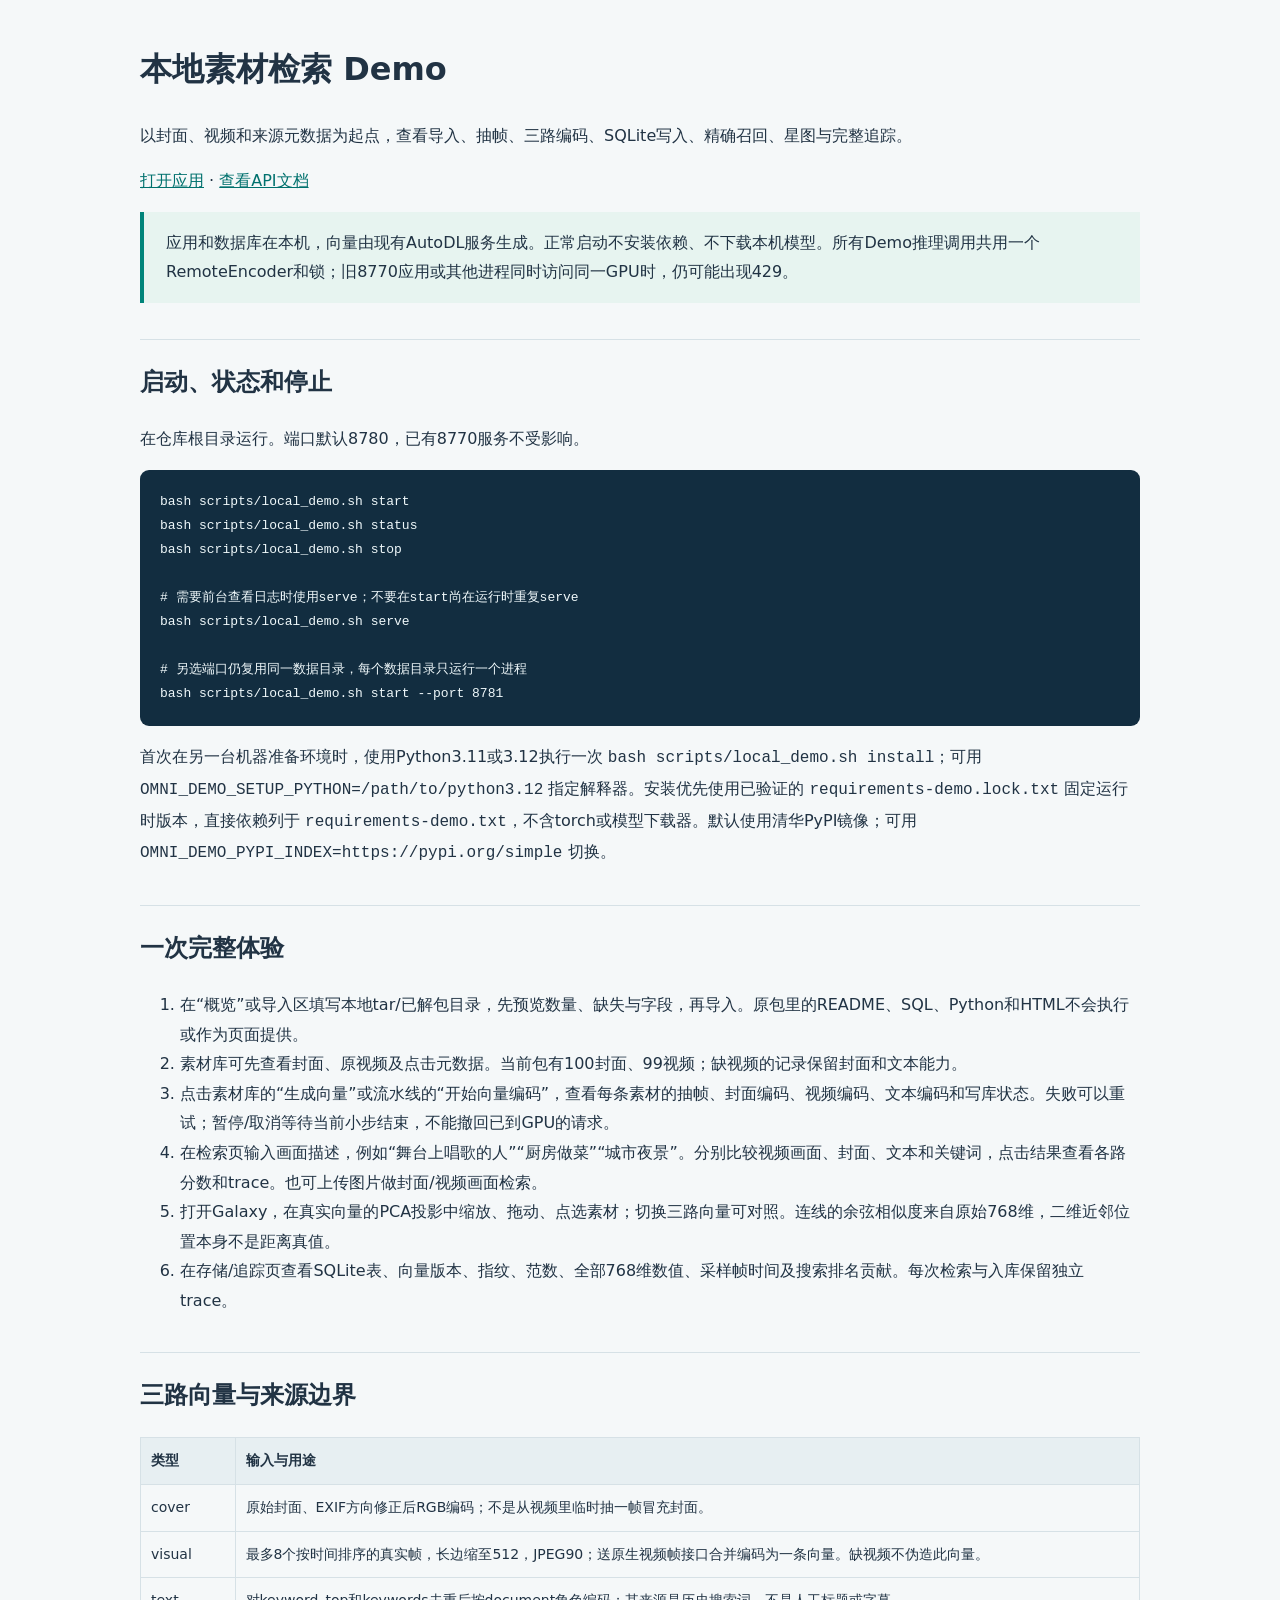
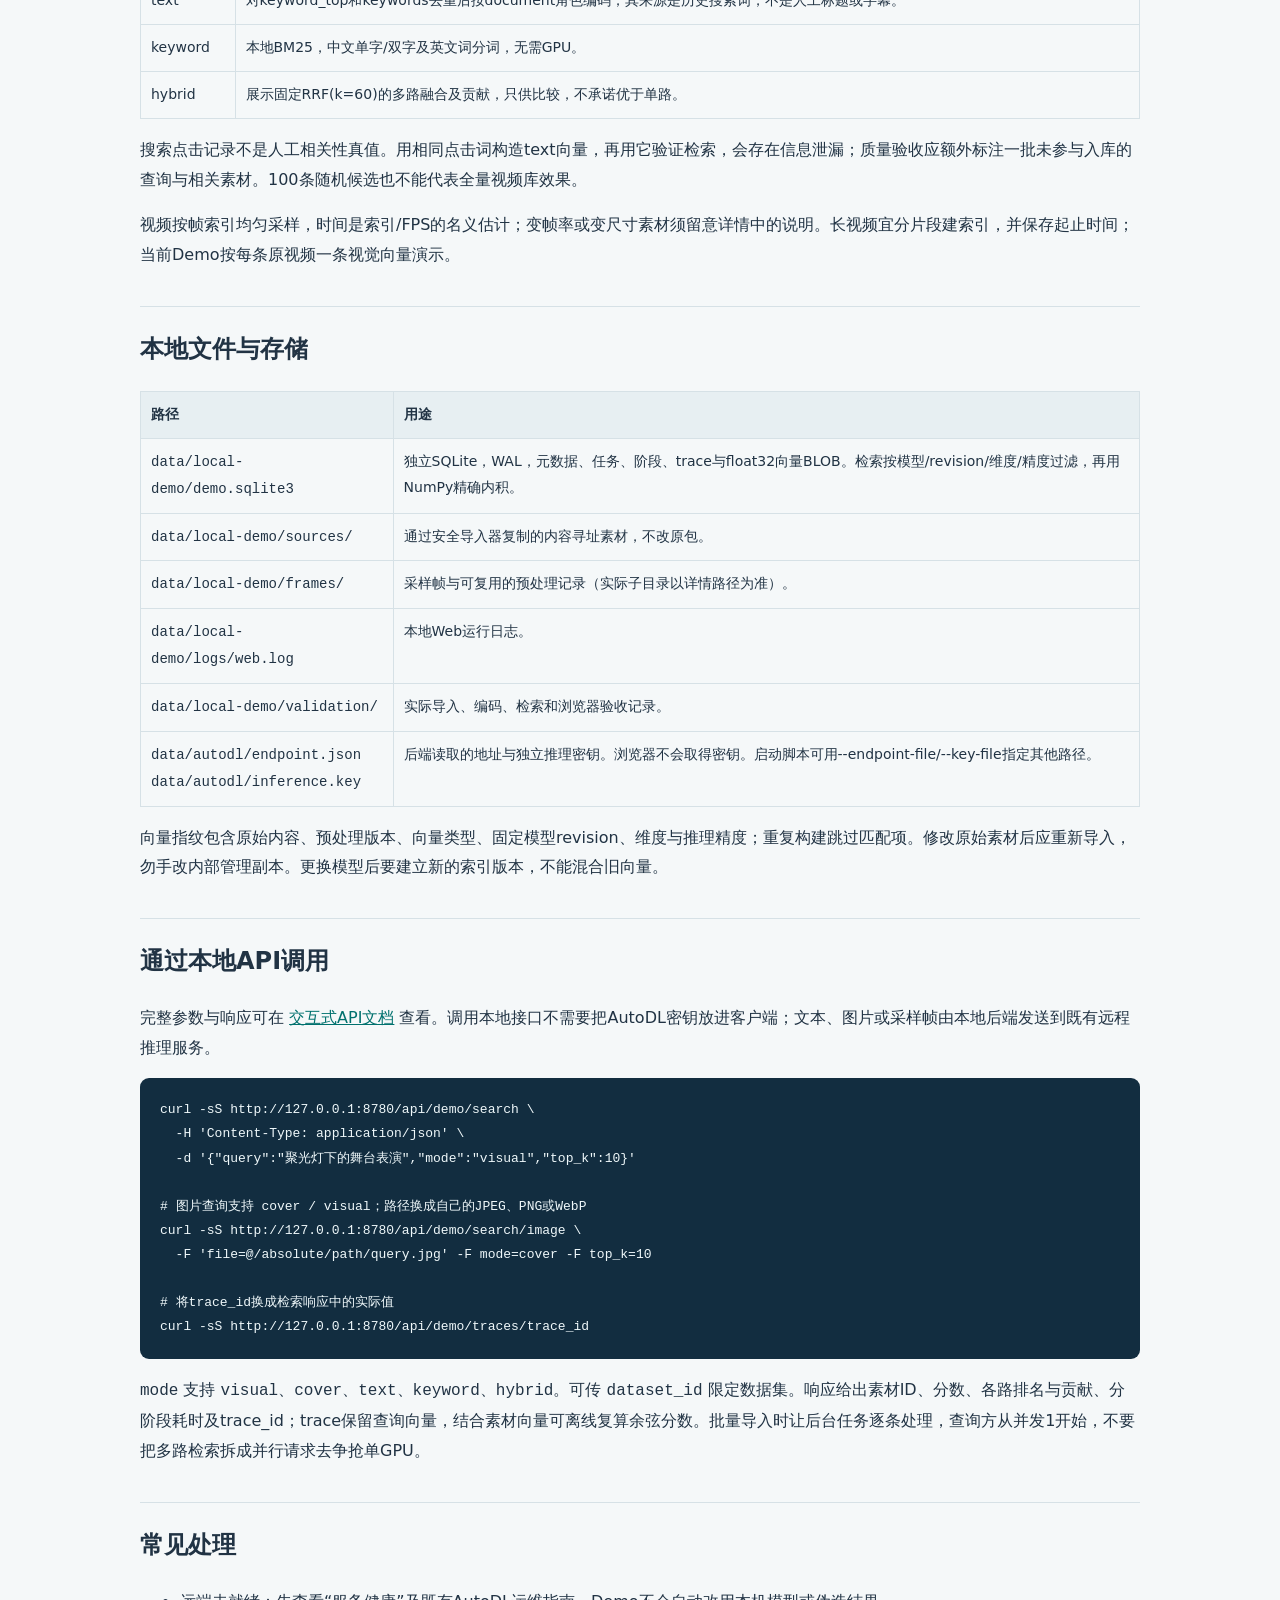
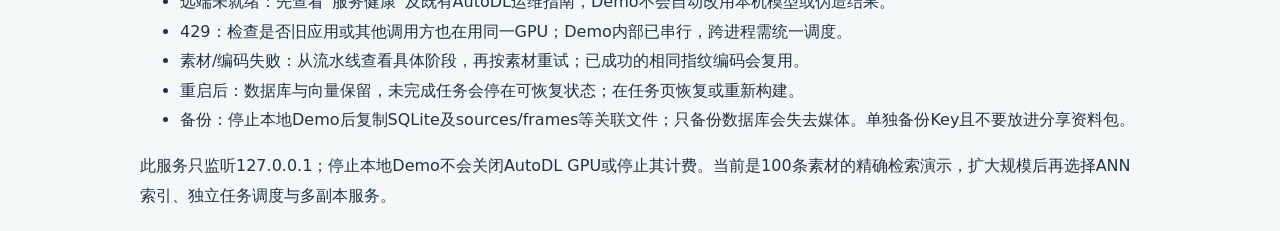
<file: docs/LOCAL_DEMO.html>
<!doctype html><html lang="zh-CN"><meta charset="utf-8"><meta name="viewport" content="width=device-width,initial-scale=1"><title>本地素材检索 Demo · 使用说明</title>
<style>body{margin:40px auto;padding:0 24px;max-width:1000px;color:#213344;background:#f5f8f9;font:16px/1.85 system-ui,-apple-system,"PingFang SC",sans-serif}h1{font-size:32px}h2{margin-top:36px;border-top:1px solid #d6e1e6;padding-top:20px}pre{overflow:auto;white-space:pre;background:#122d40;color:#eff8fa;padding:20px;border-radius:9px;font-size:13px}code{font-family:ui-monospace,monospace}a{color:#00716e}.note{padding:16px 22px;border-left:4px solid #00847a;background:#e7f4f0}table{width:100%;border-collapse:collapse;font-size:14px}td,th{padding:10px;border:1px solid #d6e1e6;text-align:left;vertical-align:top}th{background:#e7eff2}</style>
<h1>本地素材检索 Demo</h1><p>以封面、视频和来源元数据为起点，查看导入、抽帧、三路编码、SQLite写入、精确召回、星图与完整追踪。</p>
<p><a href="http://127.0.0.1:8780/demo/">打开应用</a> · <a href="http://127.0.0.1:8780/docs">查看API文档</a></p>
<div class="note">应用和数据库在本机，向量由现有AutoDL服务生成。正常启动不安装依赖、不下载本机模型。所有Demo推理调用共用一个RemoteEncoder和锁；旧8770应用或其他进程同时访问同一GPU时，仍可能出现429。</div>
<h2>启动、状态和停止</h2><p>在仓库根目录运行。端口默认8780，已有8770服务不受影响。</p>
<pre>bash scripts/local_demo.sh start
bash scripts/local_demo.sh status
bash scripts/local_demo.sh stop

# 需要前台查看日志时使用serve；不要在start尚在运行时重复serve
bash scripts/local_demo.sh serve

# 另选端口仍复用同一数据目录，每个数据目录只运行一个进程
bash scripts/local_demo.sh start --port 8781</pre>
<p>首次在另一台机器准备环境时，使用Python3.11或3.12执行一次 <code>bash scripts/local_demo.sh install</code>；可用 <code>OMNI_DEMO_SETUP_PYTHON=/path/to/python3.12</code> 指定解释器。安装优先使用已验证的 <code>requirements-demo.lock.txt</code> 固定运行时版本，直接依赖列于 <code>requirements-demo.txt</code>，不含torch或模型下载器。默认使用清华PyPI镜像；可用 <code>OMNI_DEMO_PYPI_INDEX=https://pypi.org/simple</code> 切换。</p>
<h2>一次完整体验</h2><ol>
<li>在“概览”或导入区填写本地tar/已解包目录，先预览数量、缺失与字段，再导入。原包里的README、SQL、Python和HTML不会执行或作为页面提供。</li>
<li>素材库可先查看封面、原视频及点击元数据。当前包有100封面、99视频；缺视频的记录保留封面和文本能力。</li>
<li>点击素材库的“生成向量”或流水线的“开始向量编码”，查看每条素材的抽帧、封面编码、视频编码、文本编码和写库状态。失败可以重试；暂停/取消等待当前小步结束，不能撤回已到GPU的请求。</li>
<li>在检索页输入画面描述，例如“舞台上唱歌的人”“厨房做菜”“城市夜景”。分别比较视频画面、封面、文本和关键词，点击结果查看各路分数和trace。也可上传图片做封面/视频画面检索。</li>
<li>打开Galaxy，在真实向量的PCA投影中缩放、拖动、点选素材；切换三路向量可对照。连线的余弦相似度来自原始768维，二维近邻位置本身不是距离真值。</li>
<li>在存储/追踪页查看SQLite表、向量版本、指纹、范数、全部768维数值、采样帧时间及搜索排名贡献。每次检索与入库保留独立trace。</li></ol>
<h2>三路向量与来源边界</h2><table><tr><th>类型</th><th>输入与用途</th></tr>
<tr><td>cover</td><td>原始封面、EXIF方向修正后RGB编码；不是从视频里临时抽一帧冒充封面。</td></tr>
<tr><td>visual</td><td>最多8个按时间排序的真实帧，长边缩至512，JPEG90；送原生视频帧接口合并编码为一条向量。缺视频不伪造此向量。</td></tr>
<tr><td>text</td><td>对keyword_top和keywords去重后按document角色编码；其来源是历史搜索词，不是人工标题或字幕。</td></tr>
<tr><td>keyword</td><td>本地BM25，中文单字/双字及英文词分词，无需GPU。</td></tr>
<tr><td>hybrid</td><td>展示固定RRF(k=60)的多路融合及贡献，只供比较，不承诺优于单路。</td></tr></table>
<p>搜索点击记录不是人工相关性真值。用相同点击词构造text向量，再用它验证检索，会存在信息泄漏；质量验收应额外标注一批未参与入库的查询与相关素材。100条随机候选也不能代表全量视频库效果。</p>
<p>视频按帧索引均匀采样，时间是索引/FPS的名义估计；变帧率或变尺寸素材须留意详情中的说明。长视频宜分片段建索引，并保存起止时间；当前Demo按每条原视频一条视觉向量演示。</p>
<h2>本地文件与存储</h2><table><tr><th>路径</th><th>用途</th></tr>
<tr><td><code>data/local-demo/demo.sqlite3</code></td><td>独立SQLite，WAL，元数据、任务、阶段、trace与float32向量BLOB。检索按模型/revision/维度/精度过滤，再用NumPy精确内积。</td></tr>
<tr><td><code>data/local-demo/sources/</code></td><td>通过安全导入器复制的内容寻址素材，不改原包。</td></tr>
<tr><td><code>data/local-demo/frames/</code></td><td>采样帧与可复用的预处理记录（实际子目录以详情路径为准）。</td></tr>
<tr><td><code>data/local-demo/logs/web.log</code></td><td>本地Web运行日志。</td></tr>
<tr><td><code>data/local-demo/validation/</code></td><td>实际导入、编码、检索和浏览器验收记录。</td></tr>
<tr><td><code>data/autodl/endpoint.json</code><br><code>data/autodl/inference.key</code></td><td>后端读取的地址与独立推理密钥。浏览器不会取得密钥。启动脚本可用--endpoint-file/--key-file指定其他路径。</td></tr></table>
<p>向量指纹包含原始内容、预处理版本、向量类型、固定模型revision、维度与推理精度；重复构建跳过匹配项。修改原始素材后应重新导入，勿手改内部管理副本。更换模型后要建立新的索引版本，不能混合旧向量。</p>
<h2>通过本地API调用</h2><p>完整参数与响应可在 <a href="http://127.0.0.1:8780/docs">交互式API文档</a> 查看。调用本地接口不需要把AutoDL密钥放进客户端；文本、图片或采样帧由本地后端发送到既有远程推理服务。</p>
<pre>curl -sS http://127.0.0.1:8780/api/demo/search \
  -H 'Content-Type: application/json' \
  -d '{"query":"聚光灯下的舞台表演","mode":"visual","top_k":10}'

# 图片查询支持 cover / visual；路径换成自己的JPEG、PNG或WebP
curl -sS http://127.0.0.1:8780/api/demo/search/image \
  -F 'file=@/absolute/path/query.jpg' -F mode=cover -F top_k=10

# 将trace_id换成检索响应中的实际值
curl -sS http://127.0.0.1:8780/api/demo/traces/trace_id</pre>
<p><code>mode</code> 支持 <code>visual</code>、<code>cover</code>、<code>text</code>、<code>keyword</code>、<code>hybrid</code>。可传 <code>dataset_id</code> 限定数据集。响应给出素材ID、分数、各路排名与贡献、分阶段耗时及trace_id；trace保留查询向量，结合素材向量可离线复算余弦分数。批量导入时让后台任务逐条处理，查询方从并发1开始，不要把多路检索拆成并行请求去争抢单GPU。</p>
<h2>常见处理</h2><ul><li>远端未就绪：先查看“服务健康”及既有AutoDL运维指南，Demo不会自动改用本机模型或伪造结果。</li><li>429：检查是否旧应用或其他调用方也在用同一GPU；Demo内部已串行，跨进程需统一调度。</li><li>素材/编码失败：从流水线查看具体阶段，再按素材重试；已成功的相同指纹编码会复用。</li><li>重启后：数据库与向量保留，未完成任务会停在可恢复状态；在任务页恢复或重新构建。</li><li>备份：停止本地Demo后复制SQLite及sources/frames等关联文件；只备份数据库会失去媒体。单独备份Key且不要放进分享资料包。</li></ul>
<p>此服务只监听127.0.0.1；停止本地Demo不会关闭AutoDL GPU或停止其计费。当前是100条素材的精确检索演示，扩大规模后再选择ANN索引、独立任务调度与多副本服务。</p>
</html>
</file>
